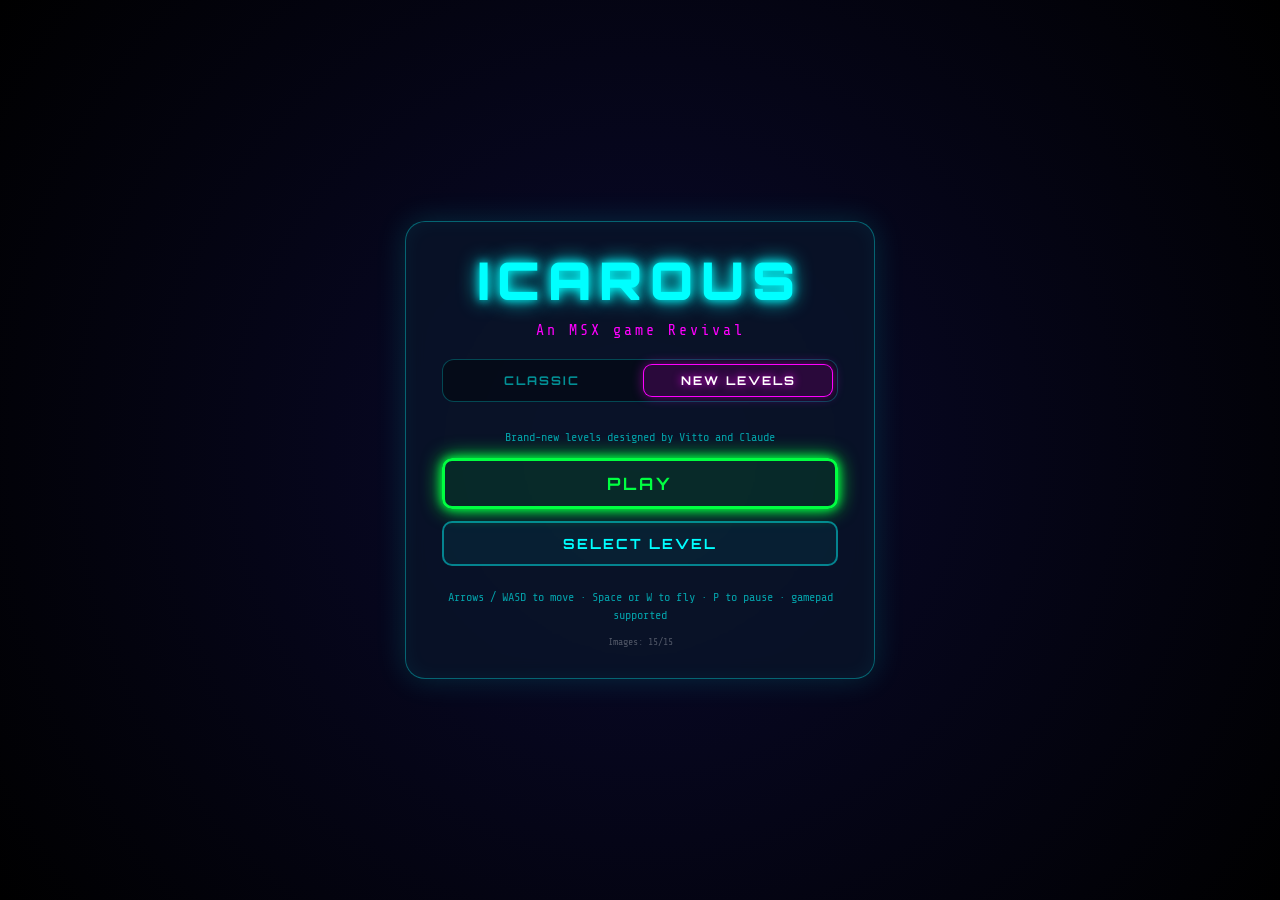
<file: index.html>
<!DOCTYPE html>
<html lang="en">
<head>
    <meta charset="UTF-8">
    <meta name="viewport" content="width=device-width, initial-scale=1.0, maximum-scale=1.0, user-scalable=no, viewport-fit=cover">
    <title>Icarous</title>
    <meta name="description" content="Icarous – a remake of a classic MSX cave-flyer: fly through the cave, grab the key, free the girl.">

    <meta name="mobile-web-app-capable" content="yes">
    <meta name="apple-mobile-web-app-capable" content="yes">
    <meta name="apple-mobile-web-app-status-bar-style" content="black-translucent">
    <meta name="apple-mobile-web-app-title" content="ICAROUS">
    <meta name="theme-color" content="#000000">

    <link rel="manifest" href="manifest.json">
    <link rel="icon" href="favicon.ico" sizes="any">
    <link rel="icon" type="image/png" sizes="32x32" href="favicon-32x32.png">
    <link rel="icon" type="image/png" sizes="16x16" href="favicon-16x16.png">
    <link rel="apple-touch-icon" href="apple-touch-icon.png">

    <link rel="preconnect" href="https://fonts.googleapis.com">
    <link rel="preconnect" href="https://fonts.gstatic.com" crossorigin>
    <link href="https://fonts.googleapis.com/css2?family=Anton&family=Orbitron:wght@400;700;900&family=Poppins:wght@400;500;600;700&family=Share+Tech+Mono&display=swap" rel="stylesheet">
    <link rel="stylesheet" href="style.css">
</head>

<body>

<!-- OVERLAY ROTAZIONE -->
<div id="rotate-message" class="rotate-overlay">
    <div class="rotate-content">
        <div class="rotate-icon">📱</div>
        <p>Rotate your phone to landscape.<br><br>For full screen on iPhone:<br>Share → Add to Home Screen<br>and launch the game from the icon.</p>
    </div>
</div>

<!-- MENU INIZIALE -->
<div id="menu-overlay" class="overlay menu-overlay">
    <div class="glass-panel menu-panel">
        <div class="menu-title">ICAROUS</div>
        <div class="menu-subtitle" id="menu-subtitle">An MSX game Revival</div>
        <div class="campaign-tabs" id="campaign-tabs">
            <button class="campaign-tab" data-campaign="originale" type="button">CLASSIC</button>
            <button class="campaign-tab" data-campaign="vitto" type="button">NEW LEVELS</button>
        </div>
        <div class="menu-hint" id="campaign-desc"></div>
        <button class="btn btn-primary" id="btn-play" type="button">PLAY</button>
        <button class="btn" id="btn-new" type="button">NEW GAME</button>
        <button class="btn" id="btn-levels" type="button">SELECT LEVEL</button>
        <div class="level-grid" id="level-grid"></div>
        <div class="menu-hint">Arrows / WASD to move · Space or W to fly · P to pause · gamepad supported</div>
        <div class="menu-debug" id="debug-info">Loading...</div>
    </div>
</div>

<!-- PAUSA -->
<div id="pause-overlay" class="overlay">
    <div class="glass-panel small-panel">
        <div class="panel-title">PAUSED</div>
        <button class="btn btn-primary" id="btn-resume" type="button">RESUME</button>
        <button class="btn" id="btn-restart" type="button">RESTART LEVEL</button>
        <button class="btn" id="btn-light" type="button">Dynamic light: ON</button>
        <button class="btn btn-ghost" id="btn-pause-menu" type="button">MENU</button>
    </div>
</div>

<!-- GAME OVER -->
<div id="game-over-overlay" class="overlay">
    <div class="glass-panel small-panel danger">
        <div class="panel-title">GAME OVER</div>
        <button class="btn btn-primary" id="btn-checkpoint" type="button">RESTART FROM CHECKPOINT</button>
        <button class="btn" id="btn-retry" type="button">RESTART LEVEL</button>
        <button class="btn btn-ghost" id="btn-gameover-menu" type="button">MENU</button>
    </div>
</div>

<!-- FINALE -->
<div id="final-overlay" class="overlay">
    <div class="glass-panel small-panel">
        <div class="panel-title" id="final-title">YOU BEAT ICAROUS!</div>
        <p class="final-text">Every girl is free. Total score (sum of your best scores):</p>
        <div class="final-score" id="final-score">0</div>
        <button class="btn btn-primary" id="btn-final-menu" type="button">MENU</button>
    </div>
</div>

<!-- CONTENITORE GIOCO (la tela prende tutto lo schermo, l'HUD è vetro sopra) -->
<div id="game-container">

    <!-- HUD: tre pillole di vetro -->
    <div class="hud-bar">
        <div class="glass-pill hud-left">
            <div class="title-compact">ICAROUS<span class="title-tag" id="campaign-tag"></span></div>
            <div class="hud-item">
                <span class="hud-label">LV</span>
                <span class="hud-value" id="level-display">01</span>
            </div>
        </div>

        <div class="glass-pill hud-power" aria-label="Energy">
            <div class="power-track"><div id="power-bar"></div></div>
        </div>

        <div class="glass-pill hud-right" id="hud-compact">
            <div class="hud-item timer-chip" id="timer-chip">
                <span class="hud-icon">⏱</span>
                <span class="hud-value" id="timer-display">10</span>
            </div>
            <div class="hud-item">
                <span class="hud-icon">⭐</span>
                <span class="hud-value" id="stars-display">0</span>
            </div>
            <div class="hud-item">
                <span class="hud-icon">💡</span>
                <span class="hud-value" id="bulbs-display">0</span>
            </div>
            <div class="hud-item"><span class="flag-indicator"></span></div>
            <div class="hud-item"><span class="key-indicator"></span></div>
            <div class="hud-item zoom-area">
                <button id="btn-zoom-out" class="zoom-btn" type="button" aria-label="Zoom out">−</button>
                <button id="btn-zoom-in" class="zoom-btn" type="button" aria-label="Zoom in">+</button>
            </div>
            <button class="hud-item pause-btn" id="btn-pause" type="button" aria-label="Pause"><svg width="12" height="14" viewBox="0 0 12 14" fill="currentColor"><rect x="1" y="1" width="3.5" height="12" rx="1"/><rect x="7.5" y="1" width="3.5" height="12" rx="1"/></svg></button>
        </div>
    </div>

    <!-- CANVAS -->
    <div class="game-wrapper">
        <canvas id="game-canvas"></canvas>
    </div>

    <!-- TOUCH CONTROLS -->
    <div id="touch-controls">
        <div class="controls-left">
            <div id="joystick-base">
                <div id="joystick-stick"></div>
            </div>
        </div>

        <div class="controls-right">
            <button id="btn-fly" class="touch-btn fly-btn" type="button">
                <span class="fly-icon">FLY</span>
            </button>
        </div>
    </div>
</div>

<script type="module" src="main.js"></script>
</body>
</html>
</file>
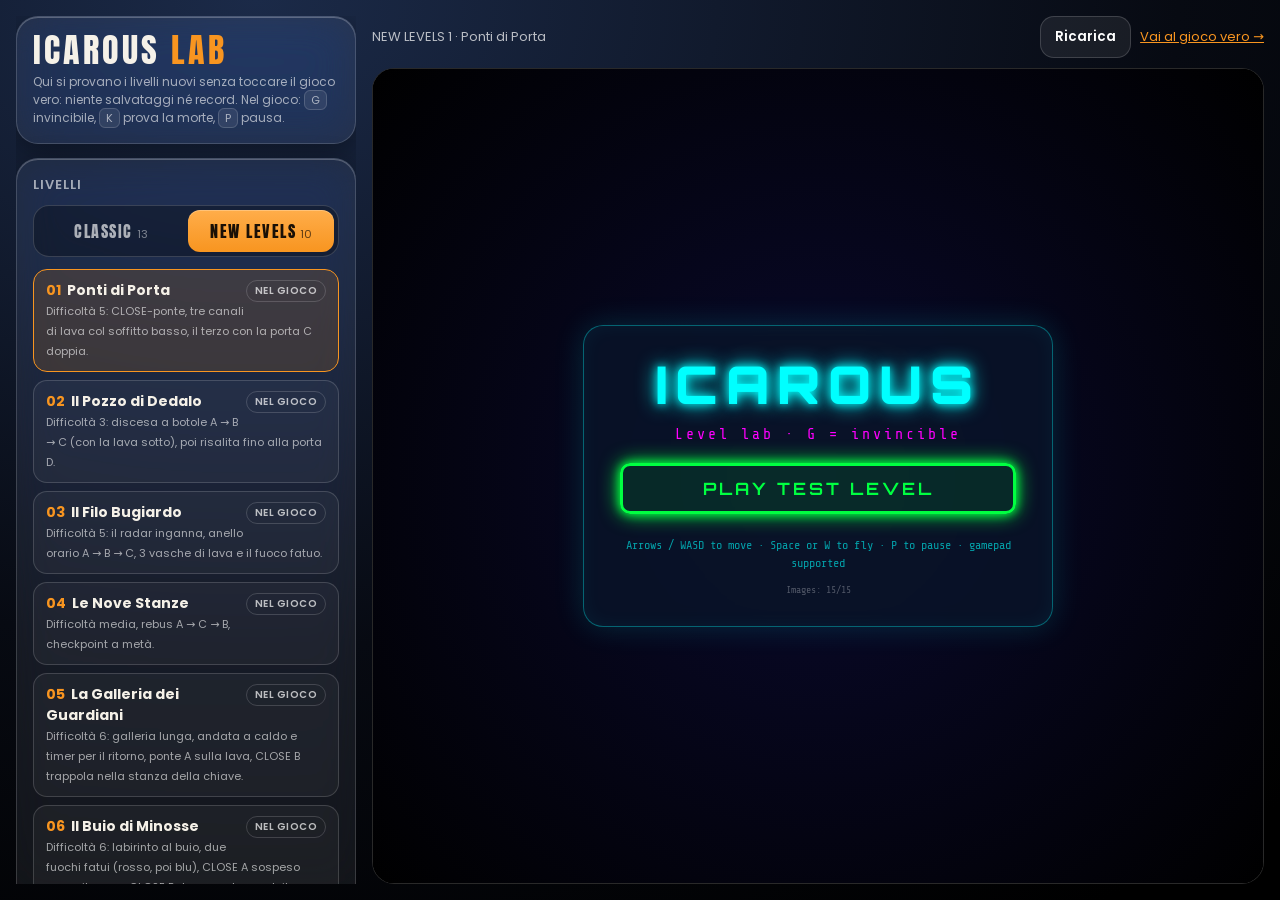
<file: test.html>
<!DOCTYPE html>
<html lang="it">
<head>
<meta charset="UTF-8">
<meta name="viewport" content="width=device-width, initial-scale=1.0">
<title>Icarous Lab</title>
<meta name="robots" content="noindex">
<link rel="icon" href="favicon.ico" sizes="any">
<link rel="preconnect" href="https://fonts.googleapis.com">
<link rel="preconnect" href="https://fonts.gstatic.com" crossorigin>
<link href="https://fonts.googleapis.com/css2?family=Anton&family=Poppins:wght@400;500;600;700&display=swap" rel="stylesheet">
<style>
    :root {
        --orange: #F89520;
        --glass: rgba(255, 255, 255, 0.07);
        --border: rgba(255, 255, 255, 0.16);
        --hl: inset 0 1px 0 rgba(255, 255, 255, 0.25);
        --ok: #5CF29A;
        --warn: #FFD54A;
        --bad: #ff6a85;
    }
    * { box-sizing: border-box; margin: 0; padding: 0; }
    body {
        min-height: 100vh;
        background: radial-gradient(120% 120% at 20% 0%, #1b2a48 0%, #070a12 60%, #000 100%);
        color: #F5F1E8;
        font-family: 'Poppins', system-ui, sans-serif;
        display: grid;
        grid-template-columns: 340px 1fr;
        gap: 16px;
        padding: 16px;
    }
    aside {
        display: flex;
        flex-direction: column;
        gap: 14px;
        max-height: calc(100vh - 32px);
        overflow-y: auto;
    }
    .card {
        background: var(--glass);
        border: 1px solid var(--border);
        box-shadow: 0 10px 30px rgba(0, 0, 0, 0.35), var(--hl);
        backdrop-filter: blur(20px) saturate(160%);
        -webkit-backdrop-filter: blur(20px) saturate(160%);
        border-radius: 22px;
        padding: 16px;
    }
    h1 { font-family: 'Anton', sans-serif; font-weight: 400; font-size: 34px; letter-spacing: 3px; line-height: 1; }
    h1 span { color: var(--orange); }
    h2 { font-size: 13px; font-weight: 600; letter-spacing: 1px; text-transform: uppercase; color: rgba(255, 255, 255, 0.6); margin-bottom: 10px; }
    p.small { font-size: 12px; color: rgba(255, 255, 255, 0.6); line-height: 1.5; margin-top: 6px; }
    .level {
        width: 100%;
        text-align: left;
        padding: 10px 12px;
        margin-bottom: 8px;
        border-radius: 14px;
        border: 1px solid var(--border);
        background: rgba(255, 255, 255, 0.04);
        color: inherit;
        font-family: inherit;
        cursor: pointer;
    }
    .level.active { border-color: var(--orange); background: rgba(248, 149, 32, 0.15); }
    .level b { display: block; font-size: 14px; }
    .level b em { font-style: normal; color: var(--orange); margin-right: 6px; }
    .level i { float: right; font-style: normal; font-size: 10px; font-weight: 600; letter-spacing: .5px; text-transform: uppercase;
               padding: 2px 8px; border-radius: 99px; border: 1px solid var(--border); color: rgba(255, 255, 255, 0.7); }
    .level i.wip { border-color: var(--warn); color: var(--warn); }
    .tabs { display: grid; grid-template-columns: 1fr 1fr; gap: 4px; padding: 4px; margin-bottom: 12px;
            border-radius: 16px; border: 1px solid var(--border); background: rgba(0, 0, 0, 0.3); }
    .tabs button { padding: 9px 6px; border: 0; border-radius: 12px; background: transparent; color: rgba(255, 255, 255, 0.65);
                   font-family: 'Anton', sans-serif; font-size: 16px; letter-spacing: 1.5px; cursor: pointer; }
    .tabs button small { font-family: 'Poppins', sans-serif; font-size: 11px; letter-spacing: 0; opacity: .7; margin-left: 4px; }
    .tabs button.on { background: linear-gradient(180deg, #ffad4a, var(--orange)); color: #1a1006; box-shadow: var(--hl); }
    .level span { font-size: 11px; color: rgba(255, 255, 255, 0.6); }
    button.action {
        width: 100%;
        padding: 10px 14px;
        border-radius: 14px;
        border: 1px solid rgba(255, 220, 170, 0.6);
        background: linear-gradient(180deg, #ffad4a, var(--orange));
        color: #1a1006;
        font-family: inherit;
        font-weight: 600;
        cursor: pointer;
        margin-top: 8px;
    }
    button.secondary { background: var(--glass); color: #fff; border-color: var(--border); }
    textarea {
        width: 100%;
        height: 110px;
        border-radius: 12px;
        border: 1px solid var(--border);
        background: rgba(0, 0, 0, 0.35);
        color: #dfe7f5;
        font: 11px/1.4 ui-monospace, SFMono-Regular, Menlo, monospace;
        padding: 8px;
        resize: vertical;
    }
    input[type=file] { font-family: inherit; font-size: 12px; color: rgba(255, 255, 255, 0.7); width: 100%; }
    #report { font-size: 12px; line-height: 1.55; }
    #report .ok { color: var(--ok); }
    #report .warn { color: var(--warn); }
    #report .bad { color: var(--bad); }
    #report li { list-style: none; padding-left: 18px; position: relative; }
    #report li::before { position: absolute; left: 0; }
    #report li.ok::before { content: '✓'; }
    #report li.warn::before { content: '!'; }
    #report li.bad::before { content: '✕'; }
    main { display: flex; flex-direction: column; gap: 10px; min-height: calc(100vh - 32px); }
    .bar { display: flex; align-items: center; justify-content: space-between; gap: 10px; font-size: 13px; color: rgba(255, 255, 255, 0.7); }
    .bar a { color: var(--orange); }
    iframe {
        flex: 1;
        width: 100%;
        min-height: 480px;
        border: 1px solid var(--border);
        border-radius: 22px;
        background: #000;
    }
    kbd { font-family: inherit; font-size: 11px; padding: 1px 6px; border-radius: 6px; border: 1px solid var(--border); background: rgba(255, 255, 255, 0.08); }
    @media (max-width: 860px) {
        body { grid-template-columns: 1fr; }
        aside { max-height: none; }
        iframe { min-height: 70vh; }
    }
</style>
</head>
<body>
<aside>
    <div class="card">
        <h1>ICAROUS <span>LAB</span></h1>
        <p class="small">Qui si provano i livelli nuovi senza toccare il gioco vero: niente salvataggi né record. Nel gioco: <kbd>G</kbd> invincibile, <kbd>K</kbd> prova la morte, <kbd>P</kbd> pausa.</p>
    </div>

    <div class="card">
        <h2>Livelli</h2>
        <div class="tabs" id="tabs">
            <button type="button" data-camp="originale">CLASSIC<small id="n-originale"></small></button>
            <button type="button" data-camp="vitto">NEW LEVELS<small id="n-vitto"></small></button>
        </div>
        <div id="level-list"></div>
        <p class="small"><b>nel gioco</b> = già promosso · <b style="color:var(--warn)">da approvare</b> = file di prova in levels/test/, non ancora nel gioco</p>
    </div>

    <div class="card">
        <h2>Prova un livello tuo</h2>
        <p class="small" style="margin:0 0 8px">Dall'editor premi GENERA, copia il testo e incollalo qui:</p>
        <textarea id="paste" placeholder="loadLevelData({ ... })"></textarea>
        <button class="action" id="btn-paste" type="button">Prova il codice incollato</button>
        <p class="small" style="margin:12px 0 6px">…oppure scegli un file .js dal computer:</p>
        <input type="file" id="file" accept=".js,.txt">
    </div>

    <div class="card">
        <h2>Controllo automatico</h2>
        <div id="report"><p class="small">Scegli un livello per vedere il controllo.</p></div>
    </div>
</aside>

<main>
    <div class="bar">
        <span id="current">Nessun livello caricato</span>
        <span><button class="action secondary" id="btn-reload" type="button" style="width:auto;margin:0">Ricarica</button> &nbsp; <a href="index.html">Vai al gioco vero →</a></span>
    </div>
    <iframe id="game" title="Icarous - laboratorio" allow="fullscreen; gamepad; autoplay"></iframe>
</main>

<script src="levels/test/elenco.js"></script>
<script>
const $ = id => document.getElementById(id);
const frame = $('game');
let currentSrc = null;

/* ---------- avvio del gioco nell'iframe ---------- */
function play(src, label) {
    currentSrc = src;
    $('current').textContent = label;
    frame.src = `index.html?lab=${encodeURIComponent(src)}&t=${Date.now()}`;
    frame.focus();
}

function playText(text, label) {
    try { sessionStorage.setItem('icarous_lab_level', text); }
    catch (e) { alert('Il browser non permette di salvare il livello temporaneo.'); return; }
    validate(text);
    play('local', label);
}

/* ---------- elenco: due schede, CLASSIC e NEW LEVELS ----------
   I livelli già nel gioco (fino a "count" di config.js) si aprono dal file ufficiale, così si prova esattamente
   quello che si gioca; quelli oltre "count" dal file di prova di levels/test/ (originale-NN.js / vitto-NN.js). */
const list = $('level-list');
// gli script vitto-NN usano il numero della scheda: le schede 01 e 04 sono state scambiate nella campagna
const SCHEDA_TO_LEVEL = { 1: 4, 4: 1 };
const campaigns = { originale: [], vitto: [] };
let currentCamp = 'vitto';

function buildCampaigns(CAMPAIGNS) {
    for (const camp of Object.keys(campaigns)) {
        const slots = {};
        for (let n = 1; n <= CAMPAIGNS[camp].count; n++)
            slots[n] = { n, src: `${CAMPAIGNS[camp].dir}/level${n}.js`, name: null, note: 'Livello ufficiale', live: true };
        (window.TEST_LEVELS || []).forEach(lv => {
            const m = lv.file.match(camp === 'originale' ? /^originale-(\d+)/ : /^vitto-(\d+)/);
            if (!m) return;
            const n = camp === 'vitto' ? (SCHEDA_TO_LEVEL[+m[1]] || +m[1]) : +m[1];
            if (slots[n]) Object.assign(slots[n], { name: lv.name, note: lv.note || lv.file });   // nel gioco: file ufficiale
            else slots[n] = { n, src: `levels/test/${lv.file}`, name: lv.name, note: lv.note || lv.file, live: false };
        });
        campaigns[camp] = Object.values(slots).sort((a, b) => a.n - b.n);
        $('n-' + camp).textContent = campaigns[camp].length;
    }
}

function showCampaign(camp, autoplay) {
    currentCamp = camp;
    try { localStorage.setItem('icarous_lab_camp', camp); } catch (e) {}
    document.querySelectorAll('#tabs button').forEach(b => b.classList.toggle('on', b.dataset.camp === camp));
    list.innerHTML = '';
    campaigns[camp].forEach(lv => {
        const b = document.createElement('button');
        b.className = 'level';
        b.type = 'button';
        const label = lv.name || `Level ${lv.n}`;
        b.innerHTML = `<i class="${lv.live ? '' : 'wip'}">${lv.live ? 'nel gioco' : 'da approvare'}</i>` +
                      `<b><em>${String(lv.n).padStart(2, '0')}</em>${label}</b><span>${lv.note}</span>`;
        b.onclick = async () => {
            document.querySelectorAll('.level').forEach(x => x.classList.remove('active'));
            b.classList.add('active');
            try {
                const text = await (await fetch(`${lv.src}?t=${Date.now()}`)).text();
                validate(text);
            } catch (e) { $('report').innerHTML = '<p class="small">Impossibile leggere il file per il controllo.</p>'; }
            play(lv.src, `${camp === 'vitto' ? 'NEW LEVELS' : 'CLASSIC'} ${lv.n} · ${label}`);
        };
        list.appendChild(b);
    });
    if (!list.children.length) list.innerHTML = '<p class="small">Nessun livello in questa campagna.</p>';
    if (autoplay && list.querySelector('.level')) list.querySelector('.level').click();
}

document.querySelectorAll('#tabs button').forEach(b => b.onclick = () => showCampaign(b.dataset.camp, false));

$('btn-paste').onclick = () => {
    const text = $('paste').value.trim();
    if (!text) { alert('Incolla prima il codice del livello.'); return; }
    playText(text, 'Livello incollato');
};
$('file').onchange = e => {
    const f = e.target.files[0];
    if (!f) return;
    const r = new FileReader();
    r.onload = () => playText(r.result, f.name);
    r.readAsText(f);
};
$('btn-reload').onclick = () => { if (currentSrc) play(currentSrc, $('current').textContent); };

/* ---------- controllo automatico del livello ----------
   Stesse regole di docs/ICAROUS_LEVEL_DESIGN.md: griglia, cornice, pezzi obbligatori,
   vasche di lava, e risolvibilità con l'ingombro 3x3 del player e le porte a gruppi. */
function validate(text) {
    const out = [];
    const add = (cls, msg) => out.push(`<li class="${cls}">${msg}</li>`);
    let d = null;
    try { new Function('loadLevelData', text)(x => { d = x; }); }
    catch (e) { $('report').innerHTML = `<ul><li class="bad">Il codice non si legge: ${e.message}</li></ul>`; return; }
    if (!d || !Array.isArray(d.map)) { $('report').innerHTML = '<ul><li class="bad">Manca loadLevelData({ map: [...] })</li></ul>'; return; }

    const map = d.map, rows = map.length, cols = map[0].length;
    const T = c => typeof c === 'object' ? c.type : c;
    const G = c => typeof c === 'object' ? (c.group || 'A') : 'A';

    const badRows = map.filter(r => r.length !== cols).length;
    if (badRows || (d.rows && d.rows !== rows) || (d.cols && d.cols !== cols)) add('bad', `Griglia irregolare (righe di lunghezza diversa o cols/rows sbagliati)`);
    else add('ok', `Griglia ${cols}×${rows}, tileSize ${d.tileSize || '?'}`);

    let frame = true;
    for (let x = 0; x < cols; x++) if (T(map[0][x]) !== 1 || T(map[rows - 1][x]) !== 1) frame = false;
    for (let y = 0; y < rows; y++) if (T(map[y][0]) !== 1 || T(map[y][cols - 1]) !== 1) frame = false;
    add(frame ? 'ok' : 'warn', frame ? 'Cornice di muri chiusa' : 'Cornice non chiusa: l\'editor potrebbe ritagliare il livello');

    // blocchi (come il parser del gioco)
    const seen = new Set(), blocks = [];
    for (let y = 0; y < rows; y++) for (let x = 0; x < cols; x++) {
        const t = T(map[y][x]);
        if (t === 0 || t === 1 || seen.has(y * cols + x)) continue;
        const g = G(map[y][x]);
        let w = 1, h = 1;
        while (x + w < cols && T(map[y][x + w]) === t && G(map[y][x + w]) === g) w++;
        while (y + h < rows && [...Array(w).keys()].every(k => T(map[y + h][x + k]) === t && G(map[y + h][x + k]) === g)) h++;
        for (let yy = y; yy < y + h; yy++) for (let xx = x; xx < x + w; xx++) seen.add(yy * cols + xx);
        blocks.push({ t, g, x, y, w, h });
    }
    const count = t => blocks.filter(b => b.t === t).length;
    [[9, 'Icarous (9)'], [10, 'Chiave (10)'], [3, 'Ragazza (3)']].forEach(([t, n]) => {
        const c = count(t);
        add(c === 1 ? 'ok' : 'bad', `${n}: ${c === 1 ? 'presente' : c + ' blocchi (ne serve 1)'}`);
    });
    const icarous = blocks.find(b => b.t === 9);
    if (icarous && (icarous.w !== 3 || icarous.h !== 3)) add('warn', `Icarous è ${icarous.w}×${icarous.h}: consigliato 3×3`);
    const fl = count(7);
    add(fl ? 'ok' : 'warn', fl ? `Checkpoint (cagnolino): ${fl}` : 'Nessun cagnolino: niente checkpoint');

    // lava
    let lavaBad = 0, lavaLow = 0;
    for (let y = 0; y < rows; y++) for (let x = 0; x < cols; x++) {
        if (T(map[y][x]) !== 2) continue;
        const below = y + 1 < rows ? T(map[y + 1][x]) : 1;
        if (below !== 1 && below !== 2) lavaBad++;
        if (![-1, 1].every(dx => [1, 2].includes(T(map[y][x + dx])))) lavaBad++;
        if (y > 0 && T(map[y - 1][x]) !== 2) {
            let l = x, r = x;
            while (T(map[y][l - 1]) === 2) l--;
            while (T(map[y][r + 1]) === 2) r++;
            if (T(map[y - 1][l - 1]) !== 1 || T(map[y - 1][r + 1]) !== 1) lavaLow++;
        }
    }
    if (lavaBad) add('bad', `Lava fuori vasca in ${lavaBad} punti`);
    else if (lavaLow) add('warn', `Vasche con sponde basse (ci si brucia sul bordo)`);
    else add('ok', 'Vasche di lava a regola');

    // porte senza interruttore
    const doorGroups = new Set(blocks.filter(b => b.t === 6).map(b => b.g));
    const openGroups = new Set(blocks.filter(b => b.t === 4).map(b => b.g));
    const orphan = [...doorGroups].filter(g => !openGroups.has(g));
    if (orphan.length) add('bad', `Porte senza OPEN: gruppo ${orphan.join(', ')}`);
    else if (doorGroups.size) add('ok', `Porte: gruppi ${[...doorGroups].sort().join(', ')}`);

    // risolvibilità con ingombro 3x3 e porte
    if (icarous) {
        const pw = icarous.w, ph = icarous.h;
        const blocked = (x, y, open) => { const c = map[y][x]; return T(c) === 1 || (T(c) === 6 && !open.has(G(c))); };
        const region = open => {
            const ok = (x, y) => x > 0 && y > 0 && x + pw < cols && y + ph < rows && (() => { for (let j = 0; j < ph; j++) for (let i = 0; i < pw; i++) if (blocked(x + i, y + j, open)) return false; return true; })();
            const start = [icarous.x, icarous.y], seenR = new Set([start + '']), q = [start];
            while (q.length) {
                const [x, y] = q.shift();
                for (const [dx, dy] of [[1, 0], [-1, 0], [0, 1], [0, -1]]) {
                    const n = [x + dx, y + dy];
                    if (!seenR.has(n + '') && ok(...n)) { seenR.add(n + ''); q.push(n); }
                }
            }
            return seenR;
        };
        const touches = (reg, b) => { for (let px = b.x - pw + 1; px < b.x + b.w; px++) for (let py = b.y - ph + 1; py < b.y + b.h; py++) if (reg.has(px + ',' + py)) return true; return false; };
        const key = blocks.find(b => b.t === 10), woman = blocks.find(b => b.t === 3);
        const states = new Map([['', []]]), q = [new Set()];
        let solution = null;
        while (q.length && states.size < 400) {
            const st = q.shift(), reg = region(st);
            if (key && woman && touches(reg, key) && touches(reg, woman)) { solution = states.get([...st].sort().join('')); break; }
            blocks.filter(b => b.t === 4 && !st.has(b.g) && touches(reg, b)).forEach(b => {
                const ns = new Set(st); ns.add(b.g);
                const k = [...ns].sort().join('');
                if (!states.has(k)) { states.set(k, [...states.get([...st].sort().join('')), b.g]); q.push(ns); }
            });
        }
        if (solution) add('ok', `Risolvibile${solution.length ? ' — ordine porte: ' + solution.join(' → ') : ' (nessuna porta necessaria)'}`);
        else add('bad', 'Non risolvibile: chiave o ragazza irraggiungibili (passaggi troppo stretti per un Icarous 3×3 o porte bloccate)');
    }

    const walls = map.flat().filter(c => T(c) === 1).length / (rows * cols);
    add(walls > 0.2 ? 'warn' : 'ok', `Densità muri ${(walls * 100).toFixed(1)}%${walls > 0.2 ? ' (alta: stanze troppo piene?)' : ''}`);
    add('ok', `Ricariche: ${count(8)} lampadine, ${count(12)} stelle, ${count(16)} timer · Nemici: ${count(11) + count(13) + count(14) + count(15)} + ${count(17)} fuoco fatuo + ${count(18)} fuoco blu`);

    $('report').innerHTML = `<ul>${out.join('')}</ul>`;
}

// Legge le campagne da config.js, mostra l'ultima scheda usata e apre il suo primo livello
import('./config.js').then(({ CAMPAIGNS }) => {
    buildCampaigns(CAMPAIGNS);
    let camp = 'vitto';
    try { camp = localStorage.getItem('icarous_lab_camp') || camp; } catch (e) {}
    showCampaign(campaigns[camp] ? camp : 'vitto', true);
}).catch(e => { list.innerHTML = `<p class="small">Non riesco a leggere config.js: ${e.message}</p>`; });
</script>
</body>
</html>
</file>
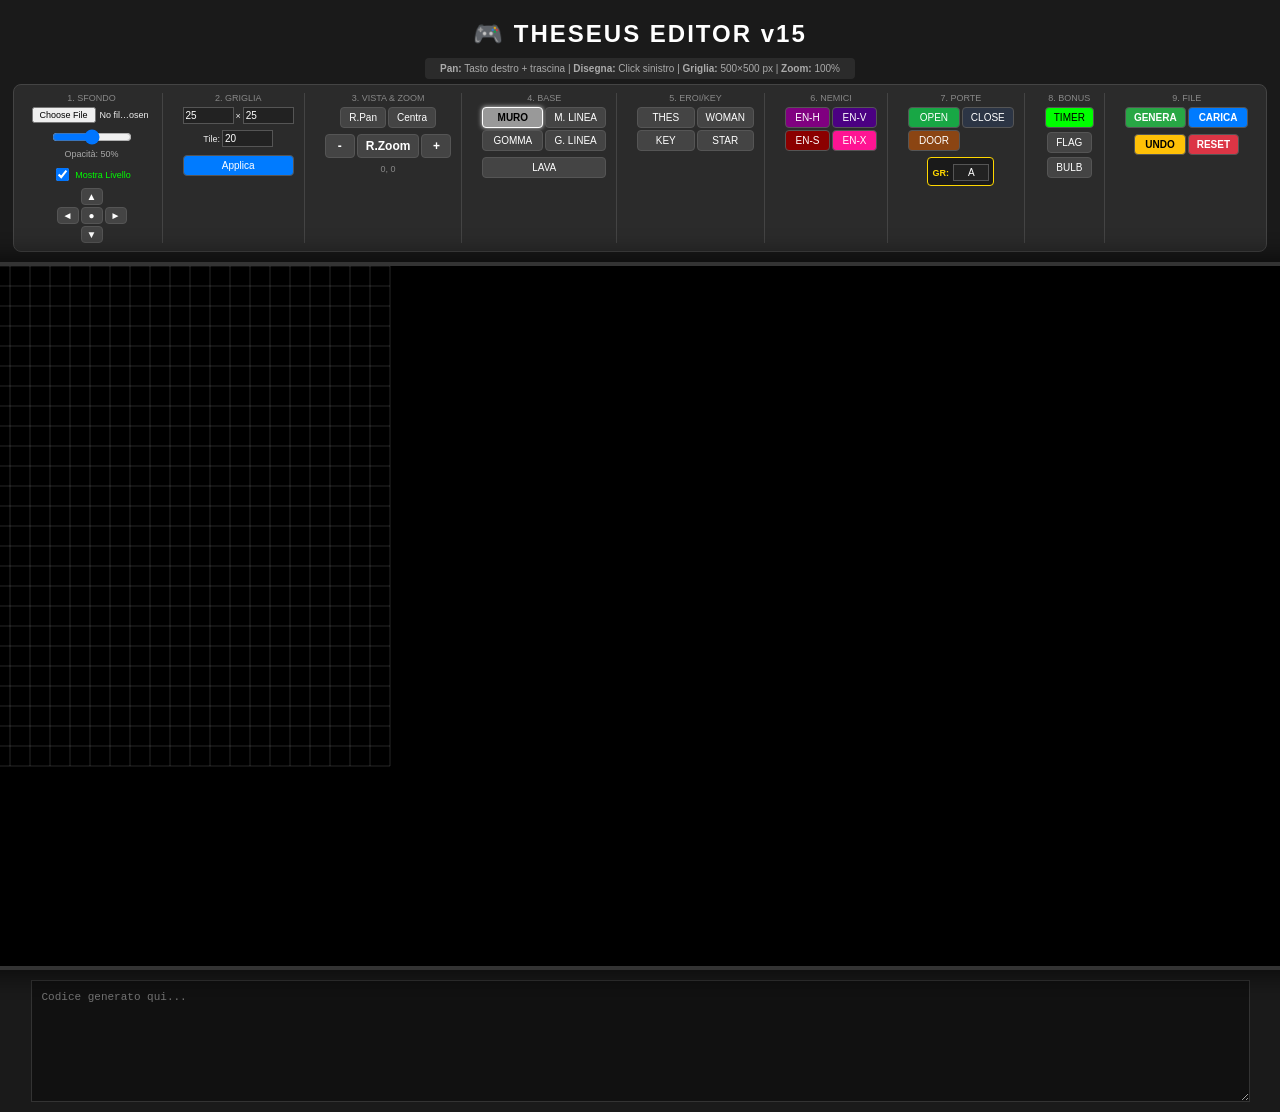
<file: levels/Editor Livelli Thes V15.html>
<!DOCTYPE html>
<html lang="it">
<head>
    <meta charset="UTF-8">
    <title>Theseus Editor v15 - Expanded & Zoomable (With Undo & Lines)</title>
    <style>
        body { background-color: #1a1a1a; color: #eee; font-family: 'Segoe UI', sans-serif; display: flex; flex-direction: column; align-items: center; padding: 10px; margin: 0; }
        h1 { margin: 10px 0; color: #fff; letter-spacing: 2px; font-size: 1.5rem; }
        
        /* Toolbar ottimizzata per stare su una riga */
        .toolbar { 
            background: #2b2b2b; 
            padding: 8px; 
            border-radius: 8px; 
            margin-bottom: 10px; 
            display: flex; 
            flex-wrap: nowrap; 
            gap: 10px; 
            border: 1px solid #444; 
            max-width: 98vw;
            overflow-x: auto; 
        }
        
        .group { 
            display: flex; 
            flex-direction: column; 
            align-items: center; 
            gap: 4px; 
            border-right: 1px solid #444; 
            padding: 0 10px; 
            flex-shrink: 0; 
        }
        .group:last-child { border-right: none; }
        
        button { padding: 4px 8px; cursor: pointer; background: #444; color: white; border: 1px solid #555; font-size: 10px; border-radius: 4px; min-width: 45px; }
        button:hover { background: #555; }
        button.active { border-color: #fff; box-shadow: 0 0 5px rgba(255,255,255,0.8); font-weight: bold; }
        
        #btnDraw.active, #btnLineWall.active { background: #999; color: #000; }
        #btnLava.active { background: #d00; }
        #btnStar.active { background: #ff0; color: #000; }
        #btnThes.active { background: #00ffff; color: #000; }
        #btnKey.active { background: #ffd700; color: #000; }
        #btnEnemyH.active { background: #800080; } 
        #btnEnemyV.active { background: #4b0082; }
        #btnEnemyS.active { background: #8b0000; }
        #btnEnemyX.active { background: #ff1493; }
        #btnTimer.active { background: #00ff00; color: #000; }
        #btnEraser.active, #btnLineEraser.active { background: #fff; color: #000; }
        
        input[type="number"] { width: 45px; padding: 2px; background: #222; color: #fff; border: 1px solid #555; font-size: 10px; }
        input[type="text"] { width: 30px; padding: 2px; background: #222; color: #fff; border: 1px solid #555; text-align: center; text-transform: uppercase; font-size: 10px; }
        input[type="range"] { width: 80px; }
        
        /* Riquadro ingrandito per disegnare meglio */
        #editor-wrapper { 
            border: 4px solid #333; 
            box-shadow: 0 0 30px rgba(0,0,0,0.8); 
            background-color: #000; 
            position: relative; 
            overflow: hidden;
            width: 1500px; 
            height: 700px; 
        }
        canvas { display: block; cursor: crosshair; image-rendering: pixelated; }
        
        textarea { width: 95%; height: 100px; margin-top: 10px; background: #111; color: #0f0; border: 1px solid #333; padding: 10px; font-family: monospace; font-size: 11px; }
        
        .arrow-controls { display: grid; grid-template-columns: 22px 22px 22px; gap: 2px; }
        .arrow-controls button { min-width: 22px; padding: 2px; }
        
        #importFile { display: none; }
        .info-panel { background: #2b2b2b; padding: 5px 15px; border-radius: 4px; font-size: 10px; color: #aaa; margin-bottom: 5px; }
        .slider-group { display: flex; flex-direction: column; gap: 2px; align-items: center; }
        .slider-group label { font-size: 9px; color: #888; }
        
        .toggle-container { font-size: 9px; color: #00ff00; display: flex; align-items: center; gap: 3px; margin-top: 2px; cursor: pointer; }
        .toggle-container input { cursor: pointer; }

        .door-group-selector { background: #1a1a1a; padding: 4px; border-radius: 4px; border: 1px solid #ffd700; margin-top: 2px; }
        .door-group-selector.hidden { display: none; }
        .door-group-selector label { font-size: 9px; color: #ffd700; font-weight: bold; }
        
        /* Stili per i pulsanti zoom */
        .zoom-controls { display: flex; gap: 2px; margin-top: 2px; }
        .zoom-controls button { font-weight: bold; font-size: 12px; min-width: 30px;}
    </style>
</head>
<body>

    <h1>🎮 THESEUS EDITOR v15</h1>

    <div class="info-panel">
        <b>Pan:</b> Tasto destro + trascina | <b>Disegna:</b> Click sinistro | <b>Griglia:</b> <span id="virtualSize">0x0 px</span> | <b>Zoom:</b> <span id="zoomLevel">100%</span>
    </div>

    <div class="toolbar">
        <div class="group">
            <div style="font-size:9px; color:#888;">1. SFONDO</div>
            <input type="file" id="bgLoader" accept="image/*" style="font-size: 9px; width: 120px;">
            <div class="slider-group">
                <input type="range" id="bgOpacity" min="0" max="100" value="50">
                <span id="opacityValue" style="font-size:9px; color:#aaa;">Opacità: 50%</span>
            </div>
            <label class="toggle-container">
                <input type="checkbox" id="showMap" checked onchange="draw()"> Mostra Livello
            </label>
            <div class="arrow-controls">
                <div></div><button onclick="moveBg(0, -5)">▲</button><div></div>
                <button onclick="moveBg(-5, 0)">◄</button><button onclick="centerBg()">●</button><button onclick="moveBg(5, 0)">►</button>
                <div></div><button onclick="moveBg(0, 5)">▼</button><div></div>
            </div>
        </div>

        <div class="group">
            <div style="font-size:9px; color:#888;">2. GRIGLIA</div>
            <div style="display:flex; gap:2px; align-items:center;">
                <input type="number" id="gridCols" value="25">
                <span style="font-size:9px;">×</span>
                <input type="number" id="gridRows" value="25">
            </div>
            <div style="display:flex; gap:2px; align-items:center; margin-top:2px;">
                <span style="font-size:9px;">Tile:</span>
                <input type="number" id="brickSize" value="20">
            </div>
            <button onclick="updateGrid()" style="background: #007bff; margin-top: 4px; width: 100%;">Applica</button>
        </div>

        <div class="group">
            <div style="font-size:9px; color:#888;">3. VISTA & ZOOM</div>
            <div style="display: flex; gap: 2px;">
                <button onclick="resetView()">R.Pan</button>
                <button onclick="centerView()">Centra</button>
            </div>
            <div class="zoom-controls">
                <button onclick="changeZoom(-0.2)">-</button>
                <button onclick="resetZoom()">R.Zoom</button>
                <button onclick="changeZoom(0.2)">+</button>
            </div>
            <div style="font-size:9px; color:#888; margin-top:2px;" id="panInfo">0, 0</div>
        </div>

        <div class="group">
            <div style="font-size:9px; color:#888;">4. BASE</div>
            <div style="display:grid; grid-template-columns: 1fr 1fr; gap:2px;">
                <button id="btnDraw" class="active" onclick="setTool(1)">MURO</button>
                <button id="btnLineWall" onclick="setTool(17)">M. LINEA</button>
                <button id="btnEraser" onclick="setTool(0)">GOMMA</button>
                <button id="btnLineEraser" onclick="setTool(18)">G. LINEA</button>
            </div>
            <button id="btnLava" onclick="setTool(2)" style="width:100%; margin-top:2px;">LAVA</button>
        </div>

        <div class="group">
            <div style="font-size:9px; color:#888;">5. EROI/KEY</div>
            <div style="display:grid; grid-template-columns: 1fr 1fr; gap:2px;">
                <button id="btnThes" onclick="setTool(9)">THES</button>
                <button id="btnWoman" onclick="setTool(3)">WOMAN</button>
                <button id="btnKey" onclick="setTool(10)">KEY</button>
                <button id="btnStar" onclick="setTool(12)">STAR</button>
            </div>
        </div>

        <div class="group">
            <div style="font-size:9px; color:#888;">6. NEMICI</div>
            <div style="display:grid; grid-template-columns: 1fr 1fr; gap:2px;">
                <button id="btnEnemyH" onclick="setTool(11)" style="background: #800080;">EN-H</button>
                <button id="btnEnemyV" onclick="setTool(13)" style="background: #4b0082;">EN-V</button>
                <button id="btnEnemyS" onclick="setTool(14)" style="background: #8b0000;">EN-S</button>
                <button id="btnEnemyX" onclick="setTool(15)" style="background: #ff1493;">EN-X</button>
            </div>
        </div>

       <div class="group">
            <div style="font-size:9px; color:#888;">7. PORTE</div>
            <div style="display:grid; grid-template-columns: 1fr 1fr; gap:2px;">
                <button id="btnOpen" onclick="setTool(4)" style="background: #18a745;">OPEN</button>
                <button id="btnClose" onclick="setTool(5)" style="background: #2c3545;">CLOSE</button>
                <button id="btnDoor" onclick="setTool(6)" style="background: #8b4513;">DOOR</button>
            </div>
            <div class="door-group-selector" id="doorGroupSelector">
                <label>GR:</label>
                <input type="text" id="doorGroup" maxlength="1" value="A">
            </div>
        </div>

        <div class="group">
            <div style="font-size:9px; color:#888;">8. BONUS</div>
            <button id="btnTimer" onclick="setTool(16)" style="background: #00ff00; color: #000;">TIMER</button>
            <button id="btnFlag" onclick="setTool(7)">FLAG</button>
            <button id="btnBulb" onclick="setTool(8)">BULB</button>
        </div>

        <div class="group">
            <div style="font-size:9px; color:#888;">9. FILE</div>
            <div style="display:grid; grid-template-columns: 1fr 1fr; gap:2px; margin-bottom:2px;">
                <button style="background: #28a745; font-weight: bold;" onclick="exportMap()">GENERA</button>
                <button style="background: #007bff; font-weight: bold;" onclick="document.getElementById('importFile').click()">CARICA</button>
            </div>
            <div style="display:grid; grid-template-columns: 1fr 1fr; gap:2px;">
                <button style="background: #ffc107; color: #000; font-weight: bold;" onclick="undo()">UNDO</button>
                <button style="background: #dc3545; font-weight: bold;" onclick="clearMap()">RESET</button>
            </div>
            <input type="file" id="importFile" accept=".js,.txt">
        </div>
    </div>

    <div id="editor-wrapper">
        <canvas id="editorCanvas" width="1500" height="700"></canvas>
    </div>

    <textarea id="outputJson" readonly onclick="this.select()" placeholder="Codice generato qui..."></textarea>

<script>
    const canvas = document.getElementById('editorCanvas');
    const ctx = canvas.getContext('2d');
    
    // DIMENSIONI CANVAS
    const CANVAS_WIDTH = 1500; 
    const CANVAS_HEIGHT = 700;
    
    let CONFIG = { brickSize: 20, cols: 25, rows: 25, virtualWidth: 500, virtualHeight: 500 };
    let viewport = { offsetX: 0, offsetY: 0, isDragging: false, lastX: 0, lastY: 0, zoom: 1 };
    let bgState = { x: 0, y: 0, imgObject: null, opacity: 0.5 };
    let map = [];
    let isMouseDown = false;
    let currentTool = 1;
    let currentDoorGroup = 'A';

    // --- NUOVE VARIABILI PER UNDO E LINEE ---
    let historyStack = [];
    const MAX_HISTORY = 20;
    let lineStartPos = null; // Memorizza il punto A per le linee

    // --- FUNZIONI UNDO ---
    function saveHistory() {
        // Crea una copia profonda della mappa attuale e la salva
        historyStack.push(JSON.parse(JSON.stringify(map)));
        if (historyStack.length > MAX_HISTORY) historyStack.shift();
    }

    function undo() {
        if (historyStack.length > 0) {
            map = historyStack.pop();
            lineStartPos = null; // Resetta eventuali linee a metà
            draw();
        }
    }

    function setTool(t) {
        currentTool = t;
        lineStartPos = null; // Se cambio strumento, annullo un eventuale Punto A in sospeso
        
        document.querySelectorAll('.toolbar button').forEach(b => b.classList.remove('active'));
        const doorGroupSelector = document.getElementById('doorGroupSelector');
        if (t === 4 || t === 5 || t === 6) {
            doorGroupSelector.classList.remove('hidden');
            currentDoorGroup = document.getElementById('doorGroup').value.toUpperCase() || 'A';
        } else {
            doorGroupSelector.classList.add('hidden');
        }
    }

    document.getElementById('doorGroup').addEventListener('input', function(e) {
        let val = e.target.value.toUpperCase();
        if (val.match(/^[A-Z0-9]$/)) { currentDoorGroup = val; e.target.value = val; }
        else if (val.length > 0) { e.target.value = currentDoorGroup; }
    });

    function updateGrid() {
        saveHistory(); // Salva storia prima di cambiare griglia
        CONFIG.cols = parseInt(document.getElementById('gridCols').value);
        CONFIG.rows = parseInt(document.getElementById('gridRows').value);
        CONFIG.brickSize = parseInt(document.getElementById('brickSize').value);
        CONFIG.virtualWidth = CONFIG.cols * CONFIG.brickSize;
        CONFIG.virtualHeight = CONFIG.rows * CONFIG.brickSize;
        document.getElementById('virtualSize').textContent = `${CONFIG.virtualWidth}×${CONFIG.virtualHeight} px`;
        let newMap = [];
        for (let r = 0; r < CONFIG.rows; r++) {
            let row = [];
            for (let c = 0; c < CONFIG.cols; c++) {
                if (map[r] && map[r][c] !== undefined) { row.push(map[r][c]); } 
                else { row.push({ type: 0 }); }
            }
            newMap.push(row);
        }
        map = newMap;
        draw();
    }

    function clearMap() {
        if(confirm("Vuoi cancellare tutta la mappa?")) {
            saveHistory(); // Salva storia prima del reset
            map = [];
            for (let r = 0; r < CONFIG.rows; r++) {
                let row = [];
                for (let c = 0; c < CONFIG.cols; c++) { row.push({ type: 0 }); }
                map.push(row);
            }
            draw();
        }
    }

    document.getElementById('importFile').addEventListener('change', function(e) {
        const file = e.target.files[0];
        if (!file) return;
        const reader = new FileReader();
        reader.onload = function(event) {
            try {
                let text = event.target.result;
                text = text.replace(/\/\*[\s\S]*?\*\//g, '');
                const startIdx = text.indexOf('(');
                const endIdx = text.lastIndexOf(')');
                if (startIdx === -1 || endIdx === -1) throw new Error("Formato non valido");
                const dataString = text.substring(startIdx + 1, endIdx);
                let importedData = eval("(" + dataString + ")");
                if (importedData && importedData.map) {
                    saveHistory(); // Salva storia prima di caricare file
                    CONFIG.brickSize = importedData.tileSize || 20;
                    CONFIG.cols = importedData.cols || importedData.map[0].length;
                    CONFIG.rows = importedData.rows || importedData.map.length;
                    document.getElementById('brickSize').value = CONFIG.brickSize;
                    document.getElementById('gridCols').value = CONFIG.cols;
                    document.getElementById('gridRows').value = CONFIG.rows;
                    CONFIG.virtualWidth = CONFIG.cols * CONFIG.brickSize;
                    CONFIG.virtualHeight = CONFIG.rows * CONFIG.brickSize;
                    map = [];
                    for (let r = 0; r < importedData.map.length; r++) {
                        let row = [];
                        for (let c = 0; c < importedData.map[r].length; c++) {
                            let cell = importedData.map[r][c];
                            row.push(typeof cell === 'object' ? cell : { type: cell });
                        }
                        map.push(row);
                    }
                    draw();
                    alert("Caricato!");
                }
            } catch (err) { alert("Errore import: " + err.message); }
            e.target.value = '';
        };
        reader.readAsText(file);
    });

    function exportMap() {
        let minR = CONFIG.rows, maxR = 0, minC = CONFIG.cols, maxC = 0, empty = true;
        for(let r=0; r<CONFIG.rows; r++) {
            for(let c=0; c<CONFIG.cols; c++) {
                if(map[r][c].type !== 0) {
                    empty = false;
                    if(r<minR) minR=r; if(r>maxR) maxR=r;
                    if(c<minC) minC=c; if(c>maxC) maxC=c;
                }
            }
        }
        if(empty) { minR=0; maxR=0; minC=0; maxC=0; }
        let out = `/* LEGENDA: 1=Muro 2=Lava 3=Woman 6=Door 7=Flag 8=Bulb 9=Thes 10=Key 12=Star 16=Timer 11,13,14,15=Enemies */\n`;
        out += `loadLevelData({\n    tileSize: ${CONFIG.brickSize}, \n    cols: ${maxC - minC + 1},\n    rows: ${maxR - minR + 1},\n    map: [\n`;
        for(let r=minR; r<=maxR; r++) {
            let line = [];
            for(let c=minC; c<=maxC; c++) {
                let cell = map[r][c];
                line.push(cell.group ? `{type:${cell.type},group:'${cell.group}'}` : cell.type);
            }
            out += `        [${line.join(",")}],\n`;
        }
        out += `    ]\n});`;
        document.getElementById('outputJson').value = out;
    }

    document.getElementById('bgLoader').addEventListener('change', function(e) {
        const file = e.target.files[0]; 
        if(!file) return;
        const reader = new FileReader();
        reader.onload = function(event) {
            const img = new Image(); 
            img.onload = function() { bgState.imgObject = img; draw(); };
            img.src = event.target.result;
        };
        reader.readAsDataURL(file);
    });

    document.getElementById('bgOpacity').addEventListener('input', function(e) {
        bgState.opacity = parseInt(e.target.value) / 100;
        document.getElementById('opacityValue').textContent = 'Opacità: ' + e.target.value + '%';
        draw();
    });

    function changeZoom(delta) {
        viewport.zoom += delta;
        if(viewport.zoom < 0.2) viewport.zoom = 0.2; 
        if(viewport.zoom > 5) viewport.zoom = 5;     
        updateZoomInfo();
        draw();
    }
    
    function resetZoom() {
        viewport.zoom = 1;
        updateZoomInfo();
        draw();
    }
    
    function updateZoomInfo() {
        document.getElementById('zoomLevel').textContent = Math.round(viewport.zoom * 100) + '%';
    }

    function moveBg(dx, dy) { bgState.x += dx; bgState.y += dy; draw(); }
    function centerBg() { bgState.x = 0; bgState.y = 0; draw(); }
    function resetView() { viewport.offsetX = 0; viewport.offsetY = 0; updatePanInfo(); draw(); }
    function centerView() { 
        viewport.offsetX = (CANVAS_WIDTH - (CONFIG.virtualWidth * viewport.zoom)) / 2; 
        viewport.offsetY = (CANVAS_HEIGHT - (CONFIG.virtualHeight * viewport.zoom)) / 2; 
        updatePanInfo(); 
        draw(); 
    }
    function updatePanInfo() { document.getElementById('panInfo').textContent = `${Math.round(viewport.offsetX)}, ${Math.round(viewport.offsetY)}`; }

    // --- ALGORITMO DI BRESENHAM PER LE LINEE ---
    function drawLine(r0, c0, r1, c1, toolType) {
        let dr = Math.abs(r1 - r0);
        let dc = Math.abs(c1 - c0);
        let sr = r0 < r1 ? 1 : -1;
        let sc = c0 < c1 ? 1 : -1;
        let err = dc - dr;

        while (true) {
            if (r0 >= 0 && r0 < CONFIG.rows && c0 >= 0 && c0 < CONFIG.cols) {
                map[r0][c0] = { type: toolType };
            }
            if (r0 === r1 && c0 === c1) break;
            let e2 = 2 * err;
            if (e2 > -dr) { err -= dr; c0 += sc; }
            if (e2 < dc) { err += dc; r0 += sr; }
        }
    }

    canvas.addEventListener('contextmenu', e => e.preventDefault());
    
    // --- GESTIONE MOUSE AGGIORNATA ---
    canvas.addEventListener('mousedown', function(e) {
        if (e.button === 2) {
            viewport.isDragging = true;
            viewport.lastX = e.clientX;
            viewport.lastY = e.clientY;
        } else if (e.button === 0) {
            if (!document.getElementById('showMap').checked) return;
            
            const p = getPos(e);
            if (p.c >= 0 && p.c < CONFIG.cols && p.r >= 0 && p.r < CONFIG.rows) {
                
                // Selezionato Muro Linea (17) o Gomma Linea (18)
                if (currentTool === 17 || currentTool === 18) {
                    let actualTool = currentTool === 17 ? 1 : 0; // Trasforma 17 in muro(1), 18 in gomma(0)
                    
                    if (!lineStartPos) {
                        saveHistory(); // Salva stato prima della linea
                        lineStartPos = { r: p.r, c: p.c };
                        map[p.r][p.c] = { type: actualTool }; // Disegna il quadratino di partenza
                        draw();
                    } else {
                        // Traccia la linea dal punto A al punto B
                        drawLine(lineStartPos.r, lineStartPos.c, p.r, p.c, actualTool);
                        lineStartPos = null; // Resetta il punto A per la prossima linea
                        draw();
                    }
                } else {
                    // Strumenti classici
                    saveHistory(); // Salva stato prima di iniziare a disegnare
                    isMouseDown = true;
                    paint(e);
                }
            }
        }
    });

    canvas.addEventListener('mousemove', function(e) {
        if (viewport.isDragging) {
            viewport.offsetX += (e.clientX - viewport.lastX);
            viewport.offsetY += (e.clientY - viewport.lastY);
            viewport.lastX = e.clientX;
            viewport.lastY = e.clientY;
            updatePanInfo();
            draw();
        } else if (isMouseDown) { 
            // Paint continuo abilitato solo per gli strumenti non-lineari
            paint(e); 
        }
    });

    window.addEventListener('mouseup', () => { viewport.isDragging = false; isMouseDown = false; });

    function draw() {
        ctx.save();
        ctx.clearRect(0, 0, CANVAS_WIDTH, CANVAS_HEIGHT);
        
        ctx.translate(viewport.offsetX, viewport.offsetY);
        ctx.scale(viewport.zoom, viewport.zoom);
        
        if (bgState.imgObject) {
            ctx.save();
            ctx.globalAlpha = bgState.opacity;
            ctx.drawImage(bgState.imgObject, (CONFIG.virtualWidth - bgState.imgObject.width) / 2 + bgState.x, (CONFIG.virtualHeight - bgState.imgObject.height) / 2 + bgState.y);
            ctx.restore();
        }
        
        const isVisible = document.getElementById('showMap').checked;
        
        if (isVisible) {
            ctx.strokeStyle = 'rgba(255, 255, 255, 0.15)';
            ctx.lineWidth = 1 / viewport.zoom; 
            
            for (let x = 0; x <= CONFIG.virtualWidth; x += CONFIG.brickSize) { ctx.beginPath(); ctx.moveTo(x, 0); ctx.lineTo(x, CONFIG.virtualHeight); ctx.stroke(); }
            for (let y = 0; y <= CONFIG.virtualHeight; y += CONFIG.brickSize) { ctx.beginPath(); ctx.moveTo(0, y); ctx.lineTo(CONFIG.virtualWidth, y); ctx.stroke(); }
            
            for (let r = 0; r < CONFIG.rows; r++) {
                for (let c = 0; c < CONFIG.cols; c++) {
                    if (map[r] && map[r][c] && map[r][c].type !== 0) { drawItem(c * CONFIG.brickSize, r * CONFIG.brickSize, CONFIG.brickSize, map[r][c]); }
                }
            }
        }
        ctx.restore();
    }

    function drawItem(x, y, size, cell) {
        const type = cell.type;
        const group = cell.group || '';
        const fs = Math.max(8, size * 0.4);
        
        ctx.font = `${fs}px monospace`;
        ctx.textAlign = 'left';
        ctx.textBaseline = 'alphabetic';

        switch(type) {
            case 1: ctx.fillStyle='#999'; ctx.fillRect(x,y,size,size); break;
            case 2: ctx.fillStyle='#d00'; ctx.fillRect(x,y,size,size); break;
            case 3: ctx.fillStyle='#e83e8c'; ctx.fillRect(x,y,size,size); ctx.fillStyle='#fff'; ctx.fillText("W",x+size*0.2,y+size*0.6); break;
       
            case 4: 
                ctx.fillStyle='#18a745'; 
                ctx.fillRect(x,y,size,size); 
                ctx.fillStyle='#fff'; 
                ctx.textAlign='center'; ctx.textBaseline='middle'; 
                ctx.font=`bold ${Math.max(12, size*0.6)}px sans-serif`;
                ctx.fillText(group, x+size/2, y+size/2); 
                break;
            case 5: 
                ctx.fillStyle='#2c3545'; 
                ctx.fillRect(x,y,size,size); 
                ctx.fillStyle='#fff'; 
                ctx.textAlign='center'; ctx.textBaseline='middle'; 
                ctx.font=`bold ${Math.max(12, size*0.6)}px sans-serif`;
                ctx.fillText(group, x+size/2, y+size/2); 
                break;
            case 6: 
                ctx.fillStyle='#8b4513'; 
                ctx.fillRect(x,y,size,size); 
                ctx.fillStyle='#fff'; 
                ctx.textAlign='center'; ctx.textBaseline='middle'; 
                ctx.font=`bold ${Math.max(12, size*0.6)}px sans-serif`;
                ctx.fillText(group, x+size/2, y+size/2); 
                break;

            case 7: ctx.fillStyle='#28a745'; ctx.fillRect(x,y,size,size); ctx.fillStyle='#fff'; ctx.fillText("P",x+size*0.2,y+size*0.6); break;
            case 8: ctx.fillStyle='#ffc107'; ctx.fillRect(x,y,size,size); break;
            case 9: ctx.fillStyle='#0ff'; ctx.fillRect(x,y,size,size); ctx.fillStyle='#000'; ctx.fillText("T",x+size*0.25,y+size*0.6); break;
            case 10: ctx.fillStyle='#ffd700'; ctx.fillRect(x,y,size,size); ctx.fillStyle='#000'; ctx.fillText("K",x+size*0.25,y+size*0.6); break;
            case 11: ctx.fillStyle='#800080'; ctx.fillRect(x,y,size,size); ctx.fillStyle='#fff'; ctx.fillText("H",x+size*0.3,y+size*0.6); break;
            case 12: ctx.fillStyle='#ffff00'; ctx.beginPath(); ctx.arc(x+size/2, y+size/2, size/3, 0, Math.PI*2); ctx.fill(); break;
            case 13: ctx.fillStyle='#4b0082'; ctx.fillRect(x,y,size,size); ctx.fillStyle='#fff'; ctx.fillText("V",x+size*0.3,y+size*0.6); break;
            case 14: ctx.fillStyle='#8b0000'; ctx.fillRect(x,y,size,size); ctx.fillStyle='#fff'; ctx.fillText("S",x+size*0.3,y+size*0.6); break;
            case 15: ctx.fillStyle='#ff1493'; ctx.fillRect(x,y,size,size); ctx.fillStyle='#fff'; ctx.fillText("X",x+size*0.3,y+size*0.6); break;
            case 16: ctx.fillStyle='#00ff00'; ctx.fillRect(x,y,size,size); ctx.fillStyle='#000'; ctx.fillText("TM",x+size*0.1,y+size*0.6); break;
        }
    }

    function getPos(e) {
        const rect = canvas.getBoundingClientRect();
        const mouseX = (e.clientX - rect.left - viewport.offsetX) / viewport.zoom;
        const mouseY = (e.clientY - rect.top - viewport.offsetY) / viewport.zoom;
        
        return {
            c: Math.floor(mouseX / CONFIG.brickSize),
            r: Math.floor(mouseY / CONFIG.brickSize)
        };
    }

    function paint(e) {
        if (!document.getElementById('showMap').checked) return; 
        const p = getPos(e);
        if(p.c >= 0 && p.c < CONFIG.cols && p.r >= 0 && p.r < CONFIG.rows) {
            map[p.r][p.c] = (currentTool >= 4 && currentTool <= 6) ? { type: currentTool, group: currentDoorGroup } : { type: currentTool };
            draw();
        }
    }

    document.querySelectorAll('.toolbar button').forEach(btn => {
        btn.addEventListener('click', function() {
            if(this.id.startsWith('btn')) {
                document.querySelectorAll('.toolbar button').forEach(b => b.classList.remove('active'));
                this.classList.add('active');
            }
        });
    });

    updateGrid();
</script>
</body>
</html>
</file>
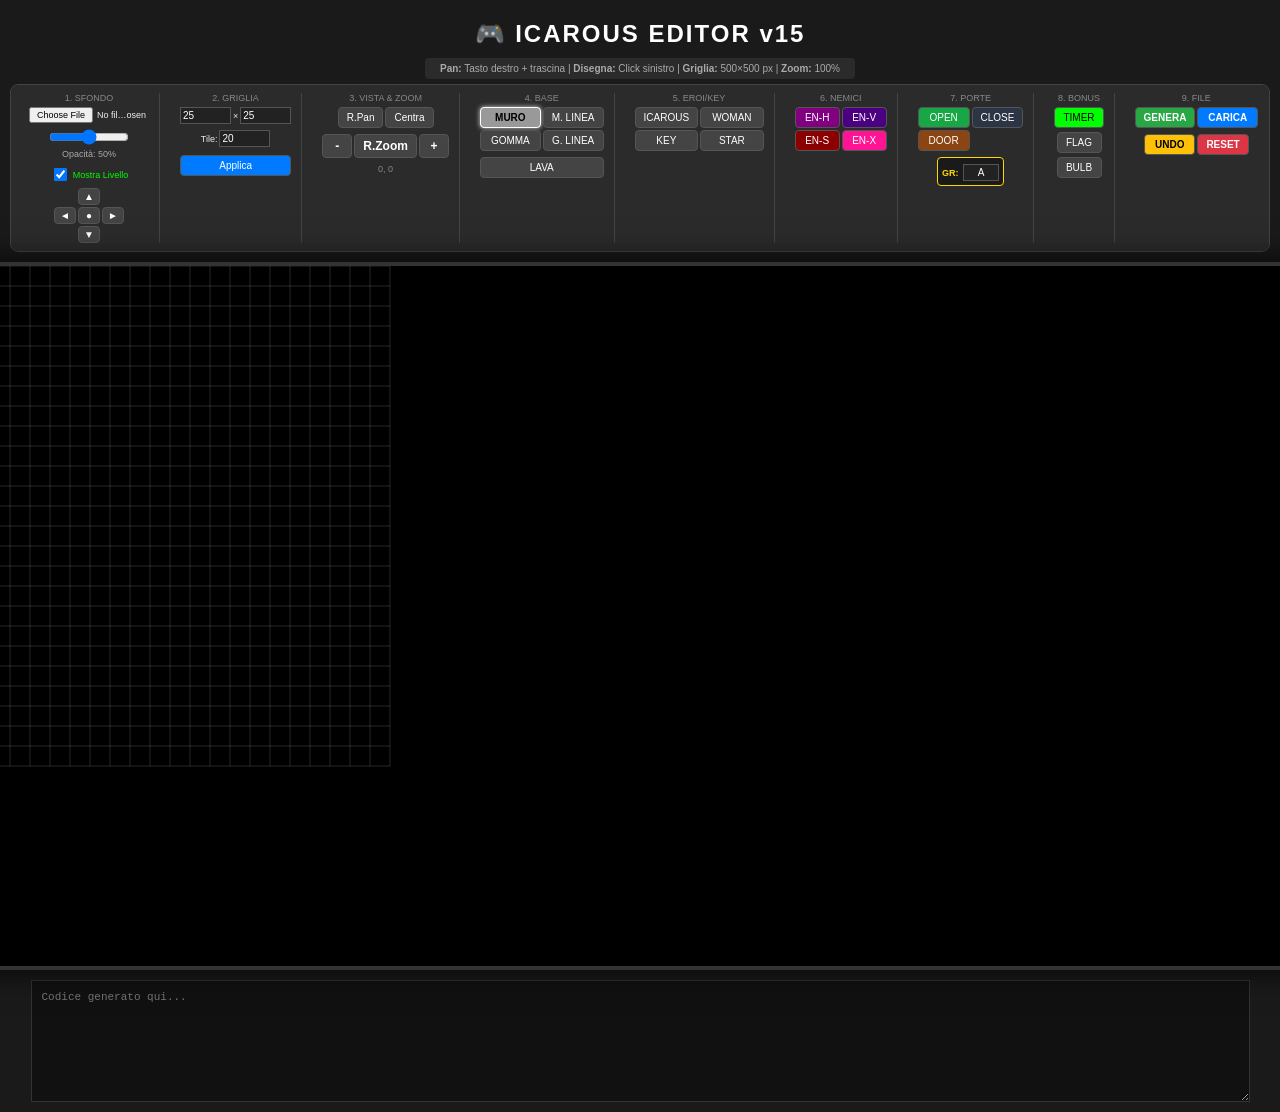
<file: tools/Editor Livelli Icarous V15.html>
<!DOCTYPE html>
<html lang="it">
<head>
    <meta charset="UTF-8">
    <title>Icarous Editor v15 - Expanded & Zoomable (With Undo & Lines)</title>
    <style>
        body { background-color: #1a1a1a; color: #eee; font-family: 'Segoe UI', sans-serif; display: flex; flex-direction: column; align-items: center; padding: 10px; margin: 0; }
        h1 { margin: 10px 0; color: #fff; letter-spacing: 2px; font-size: 1.5rem; }
        
        /* Toolbar ottimizzata per stare su una riga */
        .toolbar { 
            background: #2b2b2b; 
            padding: 8px; 
            border-radius: 8px; 
            margin-bottom: 10px; 
            display: flex; 
            flex-wrap: nowrap; 
            gap: 10px; 
            border: 1px solid #444; 
            max-width: 98vw;
            overflow-x: auto; 
        }
        
        .group { 
            display: flex; 
            flex-direction: column; 
            align-items: center; 
            gap: 4px; 
            border-right: 1px solid #444; 
            padding: 0 10px; 
            flex-shrink: 0; 
        }
        .group:last-child { border-right: none; }
        
        button { padding: 4px 8px; cursor: pointer; background: #444; color: white; border: 1px solid #555; font-size: 10px; border-radius: 4px; min-width: 45px; }
        button:hover { background: #555; }
        button.active { border-color: #fff; box-shadow: 0 0 5px rgba(255,255,255,0.8); font-weight: bold; }
        
        #btnDraw.active, #btnLineWall.active { background: #999; color: #000; }
        #btnLava.active { background: #d00; }
        #btnStar.active { background: #ff0; color: #000; }
        #btnIcarous.active { background: #00ffff; color: #000; }
        #btnKey.active { background: #ffd700; color: #000; }
        #btnEnemyH.active { background: #800080; } 
        #btnEnemyV.active { background: #4b0082; }
        #btnEnemyS.active { background: #8b0000; }
        #btnEnemyX.active { background: #ff1493; }
        #btnTimer.active { background: #00ff00; color: #000; }
        #btnEraser.active, #btnLineEraser.active { background: #fff; color: #000; }
        
        input[type="number"] { width: 45px; padding: 2px; background: #222; color: #fff; border: 1px solid #555; font-size: 10px; }
        input[type="text"] { width: 30px; padding: 2px; background: #222; color: #fff; border: 1px solid #555; text-align: center; text-transform: uppercase; font-size: 10px; }
        input[type="range"] { width: 80px; }
        
        /* Riquadro ingrandito per disegnare meglio */
        #editor-wrapper { 
            border: 4px solid #333; 
            box-shadow: 0 0 30px rgba(0,0,0,0.8); 
            background-color: #000; 
            position: relative; 
            overflow: hidden;
            width: 1500px; 
            height: 700px; 
        }
        canvas { display: block; cursor: crosshair; image-rendering: pixelated; }
        
        textarea { width: 95%; height: 100px; margin-top: 10px; background: #111; color: #0f0; border: 1px solid #333; padding: 10px; font-family: monospace; font-size: 11px; }
        
        .arrow-controls { display: grid; grid-template-columns: 22px 22px 22px; gap: 2px; }
        .arrow-controls button { min-width: 22px; padding: 2px; }
        
        #importFile { display: none; }
        .info-panel { background: #2b2b2b; padding: 5px 15px; border-radius: 4px; font-size: 10px; color: #aaa; margin-bottom: 5px; }
        .slider-group { display: flex; flex-direction: column; gap: 2px; align-items: center; }
        .slider-group label { font-size: 9px; color: #888; }
        
        .toggle-container { font-size: 9px; color: #00ff00; display: flex; align-items: center; gap: 3px; margin-top: 2px; cursor: pointer; }
        .toggle-container input { cursor: pointer; }

        .door-group-selector { background: #1a1a1a; padding: 4px; border-radius: 4px; border: 1px solid #ffd700; margin-top: 2px; }
        .door-group-selector.hidden { display: none; }
        .door-group-selector label { font-size: 9px; color: #ffd700; font-weight: bold; }
        
        /* Stili per i pulsanti zoom */
        .zoom-controls { display: flex; gap: 2px; margin-top: 2px; }
        .zoom-controls button { font-weight: bold; font-size: 12px; min-width: 30px;}
    </style>
</head>
<body>

    <h1>🎮 ICAROUS EDITOR v15</h1>

    <div class="info-panel">
        <b>Pan:</b> Tasto destro + trascina | <b>Disegna:</b> Click sinistro | <b>Griglia:</b> <span id="virtualSize">0x0 px</span> | <b>Zoom:</b> <span id="zoomLevel">100%</span>
    </div>

    <div class="toolbar">
        <div class="group">
            <div style="font-size:9px; color:#888;">1. SFONDO</div>
            <input type="file" id="bgLoader" accept="image/*" style="font-size: 9px; width: 120px;">
            <div class="slider-group">
                <input type="range" id="bgOpacity" min="0" max="100" value="50">
                <span id="opacityValue" style="font-size:9px; color:#aaa;">Opacità: 50%</span>
            </div>
            <label class="toggle-container">
                <input type="checkbox" id="showMap" checked onchange="draw()"> Mostra Livello
            </label>
            <div class="arrow-controls">
                <div></div><button onclick="moveBg(0, -5)">▲</button><div></div>
                <button onclick="moveBg(-5, 0)">◄</button><button onclick="centerBg()">●</button><button onclick="moveBg(5, 0)">►</button>
                <div></div><button onclick="moveBg(0, 5)">▼</button><div></div>
            </div>
        </div>

        <div class="group">
            <div style="font-size:9px; color:#888;">2. GRIGLIA</div>
            <div style="display:flex; gap:2px; align-items:center;">
                <input type="number" id="gridCols" value="25">
                <span style="font-size:9px;">×</span>
                <input type="number" id="gridRows" value="25">
            </div>
            <div style="display:flex; gap:2px; align-items:center; margin-top:2px;">
                <span style="font-size:9px;">Tile:</span>
                <input type="number" id="brickSize" value="20">
            </div>
            <button onclick="updateGrid()" style="background: #007bff; margin-top: 4px; width: 100%;">Applica</button>
        </div>

        <div class="group">
            <div style="font-size:9px; color:#888;">3. VISTA & ZOOM</div>
            <div style="display: flex; gap: 2px;">
                <button onclick="resetView()">R.Pan</button>
                <button onclick="centerView()">Centra</button>
            </div>
            <div class="zoom-controls">
                <button onclick="changeZoom(-0.2)">-</button>
                <button onclick="resetZoom()">R.Zoom</button>
                <button onclick="changeZoom(0.2)">+</button>
            </div>
            <div style="font-size:9px; color:#888; margin-top:2px;" id="panInfo">0, 0</div>
        </div>

        <div class="group">
            <div style="font-size:9px; color:#888;">4. BASE</div>
            <div style="display:grid; grid-template-columns: 1fr 1fr; gap:2px;">
                <button id="btnDraw" class="active" onclick="setTool(1)">MURO</button>
                <button id="btnLineWall" onclick="setTool(17)">M. LINEA</button>
                <button id="btnEraser" onclick="setTool(0)">GOMMA</button>
                <button id="btnLineEraser" onclick="setTool(18)">G. LINEA</button>
            </div>
            <button id="btnLava" onclick="setTool(2)" style="width:100%; margin-top:2px;">LAVA</button>
        </div>

        <div class="group">
            <div style="font-size:9px; color:#888;">5. EROI/KEY</div>
            <div style="display:grid; grid-template-columns: 1fr 1fr; gap:2px;">
                <button id="btnIcarous" onclick="setTool(9)">ICAROUS</button>
                <button id="btnWoman" onclick="setTool(3)">WOMAN</button>
                <button id="btnKey" onclick="setTool(10)">KEY</button>
                <button id="btnStar" onclick="setTool(12)">STAR</button>
            </div>
        </div>

        <div class="group">
            <div style="font-size:9px; color:#888;">6. NEMICI</div>
            <div style="display:grid; grid-template-columns: 1fr 1fr; gap:2px;">
                <button id="btnEnemyH" onclick="setTool(11)" style="background: #800080;">EN-H</button>
                <button id="btnEnemyV" onclick="setTool(13)" style="background: #4b0082;">EN-V</button>
                <button id="btnEnemyS" onclick="setTool(14)" style="background: #8b0000;">EN-S</button>
                <button id="btnEnemyX" onclick="setTool(15)" style="background: #ff1493;">EN-X</button>
            </div>
        </div>

       <div class="group">
            <div style="font-size:9px; color:#888;">7. PORTE</div>
            <div style="display:grid; grid-template-columns: 1fr 1fr; gap:2px;">
                <button id="btnOpen" onclick="setTool(4)" style="background: #18a745;">OPEN</button>
                <button id="btnClose" onclick="setTool(5)" style="background: #2c3545;">CLOSE</button>
                <button id="btnDoor" onclick="setTool(6)" style="background: #8b4513;">DOOR</button>
            </div>
            <div class="door-group-selector" id="doorGroupSelector">
                <label>GR:</label>
                <input type="text" id="doorGroup" maxlength="1" value="A">
            </div>
        </div>

        <div class="group">
            <div style="font-size:9px; color:#888;">8. BONUS</div>
            <button id="btnTimer" onclick="setTool(16)" style="background: #00ff00; color: #000;">TIMER</button>
            <button id="btnFlag" onclick="setTool(7)">FLAG</button>
            <button id="btnBulb" onclick="setTool(8)">BULB</button>
        </div>

        <div class="group">
            <div style="font-size:9px; color:#888;">9. FILE</div>
            <div style="display:grid; grid-template-columns: 1fr 1fr; gap:2px; margin-bottom:2px;">
                <button style="background: #28a745; font-weight: bold;" onclick="exportMap()">GENERA</button>
                <button style="background: #007bff; font-weight: bold;" onclick="document.getElementById('importFile').click()">CARICA</button>
            </div>
            <div style="display:grid; grid-template-columns: 1fr 1fr; gap:2px;">
                <button style="background: #ffc107; color: #000; font-weight: bold;" onclick="undo()">UNDO</button>
                <button style="background: #dc3545; font-weight: bold;" onclick="clearMap()">RESET</button>
            </div>
            <input type="file" id="importFile" accept=".js,.txt">
        </div>
    </div>

    <div id="editor-wrapper">
        <canvas id="editorCanvas" width="1500" height="700"></canvas>
    </div>

    <textarea id="outputJson" readonly onclick="this.select()" placeholder="Codice generato qui..."></textarea>

<script>
    const canvas = document.getElementById('editorCanvas');
    const ctx = canvas.getContext('2d');
    
    // DIMENSIONI CANVAS
    const CANVAS_WIDTH = 1500; 
    const CANVAS_HEIGHT = 700;
    
    let CONFIG = { brickSize: 20, cols: 25, rows: 25, virtualWidth: 500, virtualHeight: 500 };
    let viewport = { offsetX: 0, offsetY: 0, isDragging: false, lastX: 0, lastY: 0, zoom: 1 };
    let bgState = { x: 0, y: 0, imgObject: null, opacity: 0.5 };
    let map = [];
    let isMouseDown = false;
    let currentTool = 1;
    let currentDoorGroup = 'A';

    // --- NUOVE VARIABILI PER UNDO E LINEE ---
    let historyStack = [];
    const MAX_HISTORY = 20;
    let lineStartPos = null; // Memorizza il punto A per le linee

    // --- FUNZIONI UNDO ---
    function saveHistory() {
        // Crea una copia profonda della mappa attuale e la salva
        historyStack.push(JSON.parse(JSON.stringify(map)));
        if (historyStack.length > MAX_HISTORY) historyStack.shift();
    }

    function undo() {
        if (historyStack.length > 0) {
            map = historyStack.pop();
            lineStartPos = null; // Resetta eventuali linee a metà
            draw();
        }
    }

    function setTool(t) {
        currentTool = t;
        lineStartPos = null; // Se cambio strumento, annullo un eventuale Punto A in sospeso
        
        document.querySelectorAll('.toolbar button').forEach(b => b.classList.remove('active'));
        const doorGroupSelector = document.getElementById('doorGroupSelector');
        if (t === 4 || t === 5 || t === 6) {
            doorGroupSelector.classList.remove('hidden');
            currentDoorGroup = document.getElementById('doorGroup').value.toUpperCase() || 'A';
        } else {
            doorGroupSelector.classList.add('hidden');
        }
    }

    document.getElementById('doorGroup').addEventListener('input', function(e) {
        let val = e.target.value.toUpperCase();
        if (val.match(/^[A-Z0-9]$/)) { currentDoorGroup = val; e.target.value = val; }
        else if (val.length > 0) { e.target.value = currentDoorGroup; }
    });

    function updateGrid() {
        saveHistory(); // Salva storia prima di cambiare griglia
        CONFIG.cols = parseInt(document.getElementById('gridCols').value);
        CONFIG.rows = parseInt(document.getElementById('gridRows').value);
        CONFIG.brickSize = parseInt(document.getElementById('brickSize').value);
        CONFIG.virtualWidth = CONFIG.cols * CONFIG.brickSize;
        CONFIG.virtualHeight = CONFIG.rows * CONFIG.brickSize;
        document.getElementById('virtualSize').textContent = `${CONFIG.virtualWidth}×${CONFIG.virtualHeight} px`;
        let newMap = [];
        for (let r = 0; r < CONFIG.rows; r++) {
            let row = [];
            for (let c = 0; c < CONFIG.cols; c++) {
                if (map[r] && map[r][c] !== undefined) { row.push(map[r][c]); } 
                else { row.push({ type: 0 }); }
            }
            newMap.push(row);
        }
        map = newMap;
        draw();
    }

    function clearMap() {
        if(confirm("Vuoi cancellare tutta la mappa?")) {
            saveHistory(); // Salva storia prima del reset
            map = [];
            for (let r = 0; r < CONFIG.rows; r++) {
                let row = [];
                for (let c = 0; c < CONFIG.cols; c++) { row.push({ type: 0 }); }
                map.push(row);
            }
            draw();
        }
    }

    document.getElementById('importFile').addEventListener('change', function(e) {
        const file = e.target.files[0];
        if (!file) return;
        const reader = new FileReader();
        reader.onload = function(event) {
            try {
                let text = event.target.result;
                text = text.replace(/\/\*[\s\S]*?\*\//g, '');
                const startIdx = text.indexOf('(');
                const endIdx = text.lastIndexOf(')');
                if (startIdx === -1 || endIdx === -1) throw new Error("Formato non valido");
                const dataString = text.substring(startIdx + 1, endIdx);
                let importedData = eval("(" + dataString + ")");
                if (importedData && importedData.map) {
                    saveHistory(); // Salva storia prima di caricare file
                    CONFIG.brickSize = importedData.tileSize || 20;
                    CONFIG.cols = importedData.cols || importedData.map[0].length;
                    CONFIG.rows = importedData.rows || importedData.map.length;
                    document.getElementById('brickSize').value = CONFIG.brickSize;
                    document.getElementById('gridCols').value = CONFIG.cols;
                    document.getElementById('gridRows').value = CONFIG.rows;
                    CONFIG.virtualWidth = CONFIG.cols * CONFIG.brickSize;
                    CONFIG.virtualHeight = CONFIG.rows * CONFIG.brickSize;
                    map = [];
                    for (let r = 0; r < importedData.map.length; r++) {
                        let row = [];
                        for (let c = 0; c < importedData.map[r].length; c++) {
                            let cell = importedData.map[r][c];
                            row.push(typeof cell === 'object' ? cell : { type: cell });
                        }
                        map.push(row);
                    }
                    draw();
                    alert("Caricato!");
                }
            } catch (err) { alert("Errore import: " + err.message); }
            e.target.value = '';
        };
        reader.readAsText(file);
    });

    function exportMap() {
        let minR = CONFIG.rows, maxR = 0, minC = CONFIG.cols, maxC = 0, empty = true;
        for(let r=0; r<CONFIG.rows; r++) {
            for(let c=0; c<CONFIG.cols; c++) {
                if(map[r][c].type !== 0) {
                    empty = false;
                    if(r<minR) minR=r; if(r>maxR) maxR=r;
                    if(c<minC) minC=c; if(c>maxC) maxC=c;
                }
            }
        }
        if(empty) { minR=0; maxR=0; minC=0; maxC=0; }
        let out = `/* LEGENDA: 1=Muro 2=Lava 3=Woman 6=Door 7=Flag 8=Bulb 9=Icarous 10=Key 12=Star 16=Timer 11,13,14,15=Enemies */\n`;
        out += `loadLevelData({\n    tileSize: ${CONFIG.brickSize}, \n    cols: ${maxC - minC + 1},\n    rows: ${maxR - minR + 1},\n    map: [\n`;
        for(let r=minR; r<=maxR; r++) {
            let line = [];
            for(let c=minC; c<=maxC; c++) {
                let cell = map[r][c];
                line.push(cell.group ? `{type:${cell.type},group:'${cell.group}'}` : cell.type);
            }
            out += `        [${line.join(",")}],\n`;
        }
        out += `    ]\n});`;
        document.getElementById('outputJson').value = out;
    }

    document.getElementById('bgLoader').addEventListener('change', function(e) {
        const file = e.target.files[0]; 
        if(!file) return;
        const reader = new FileReader();
        reader.onload = function(event) {
            const img = new Image(); 
            img.onload = function() { bgState.imgObject = img; draw(); };
            img.src = event.target.result;
        };
        reader.readAsDataURL(file);
    });

    document.getElementById('bgOpacity').addEventListener('input', function(e) {
        bgState.opacity = parseInt(e.target.value) / 100;
        document.getElementById('opacityValue').textContent = 'Opacità: ' + e.target.value + '%';
        draw();
    });

    function changeZoom(delta) {
        viewport.zoom += delta;
        if(viewport.zoom < 0.2) viewport.zoom = 0.2; 
        if(viewport.zoom > 5) viewport.zoom = 5;     
        updateZoomInfo();
        draw();
    }
    
    function resetZoom() {
        viewport.zoom = 1;
        updateZoomInfo();
        draw();
    }
    
    function updateZoomInfo() {
        document.getElementById('zoomLevel').textContent = Math.round(viewport.zoom * 100) + '%';
    }

    function moveBg(dx, dy) { bgState.x += dx; bgState.y += dy; draw(); }
    function centerBg() { bgState.x = 0; bgState.y = 0; draw(); }
    function resetView() { viewport.offsetX = 0; viewport.offsetY = 0; updatePanInfo(); draw(); }
    function centerView() { 
        viewport.offsetX = (CANVAS_WIDTH - (CONFIG.virtualWidth * viewport.zoom)) / 2; 
        viewport.offsetY = (CANVAS_HEIGHT - (CONFIG.virtualHeight * viewport.zoom)) / 2; 
        updatePanInfo(); 
        draw(); 
    }
    function updatePanInfo() { document.getElementById('panInfo').textContent = `${Math.round(viewport.offsetX)}, ${Math.round(viewport.offsetY)}`; }

    // --- ALGORITMO DI BRESENHAM PER LE LINEE ---
    function drawLine(r0, c0, r1, c1, toolType) {
        let dr = Math.abs(r1 - r0);
        let dc = Math.abs(c1 - c0);
        let sr = r0 < r1 ? 1 : -1;
        let sc = c0 < c1 ? 1 : -1;
        let err = dc - dr;

        while (true) {
            if (r0 >= 0 && r0 < CONFIG.rows && c0 >= 0 && c0 < CONFIG.cols) {
                map[r0][c0] = { type: toolType };
            }
            if (r0 === r1 && c0 === c1) break;
            let e2 = 2 * err;
            if (e2 > -dr) { err -= dr; c0 += sc; }
            if (e2 < dc) { err += dc; r0 += sr; }
        }
    }

    canvas.addEventListener('contextmenu', e => e.preventDefault());
    
    // --- GESTIONE MOUSE AGGIORNATA ---
    canvas.addEventListener('mousedown', function(e) {
        if (e.button === 2) {
            viewport.isDragging = true;
            viewport.lastX = e.clientX;
            viewport.lastY = e.clientY;
        } else if (e.button === 0) {
            if (!document.getElementById('showMap').checked) return;
            
            const p = getPos(e);
            if (p.c >= 0 && p.c < CONFIG.cols && p.r >= 0 && p.r < CONFIG.rows) {
                
                // Selezionato Muro Linea (17) o Gomma Linea (18)
                if (currentTool === 17 || currentTool === 18) {
                    let actualTool = currentTool === 17 ? 1 : 0; // Trasforma 17 in muro(1), 18 in gomma(0)
                    
                    if (!lineStartPos) {
                        saveHistory(); // Salva stato prima della linea
                        lineStartPos = { r: p.r, c: p.c };
                        map[p.r][p.c] = { type: actualTool }; // Disegna il quadratino di partenza
                        draw();
                    } else {
                        // Traccia la linea dal punto A al punto B
                        drawLine(lineStartPos.r, lineStartPos.c, p.r, p.c, actualTool);
                        lineStartPos = null; // Resetta il punto A per la prossima linea
                        draw();
                    }
                } else {
                    // Strumenti classici
                    saveHistory(); // Salva stato prima di iniziare a disegnare
                    isMouseDown = true;
                    paint(e);
                }
            }
        }
    });

    canvas.addEventListener('mousemove', function(e) {
        if (viewport.isDragging) {
            viewport.offsetX += (e.clientX - viewport.lastX);
            viewport.offsetY += (e.clientY - viewport.lastY);
            viewport.lastX = e.clientX;
            viewport.lastY = e.clientY;
            updatePanInfo();
            draw();
        } else if (isMouseDown) { 
            // Paint continuo abilitato solo per gli strumenti non-lineari
            paint(e); 
        }
    });

    window.addEventListener('mouseup', () => { viewport.isDragging = false; isMouseDown = false; });

    function draw() {
        ctx.save();
        ctx.clearRect(0, 0, CANVAS_WIDTH, CANVAS_HEIGHT);
        
        ctx.translate(viewport.offsetX, viewport.offsetY);
        ctx.scale(viewport.zoom, viewport.zoom);
        
        if (bgState.imgObject) {
            ctx.save();
            ctx.globalAlpha = bgState.opacity;
            ctx.drawImage(bgState.imgObject, (CONFIG.virtualWidth - bgState.imgObject.width) / 2 + bgState.x, (CONFIG.virtualHeight - bgState.imgObject.height) / 2 + bgState.y);
            ctx.restore();
        }
        
        const isVisible = document.getElementById('showMap').checked;
        
        if (isVisible) {
            ctx.strokeStyle = 'rgba(255, 255, 255, 0.15)';
            ctx.lineWidth = 1 / viewport.zoom; 
            
            for (let x = 0; x <= CONFIG.virtualWidth; x += CONFIG.brickSize) { ctx.beginPath(); ctx.moveTo(x, 0); ctx.lineTo(x, CONFIG.virtualHeight); ctx.stroke(); }
            for (let y = 0; y <= CONFIG.virtualHeight; y += CONFIG.brickSize) { ctx.beginPath(); ctx.moveTo(0, y); ctx.lineTo(CONFIG.virtualWidth, y); ctx.stroke(); }
            
            for (let r = 0; r < CONFIG.rows; r++) {
                for (let c = 0; c < CONFIG.cols; c++) {
                    if (map[r] && map[r][c] && map[r][c].type !== 0) { drawItem(c * CONFIG.brickSize, r * CONFIG.brickSize, CONFIG.brickSize, map[r][c]); }
                }
            }
        }
        ctx.restore();
    }

    function drawItem(x, y, size, cell) {
        const type = cell.type;
        const group = cell.group || '';
        const fs = Math.max(8, size * 0.4);
        
        ctx.font = `${fs}px monospace`;
        ctx.textAlign = 'left';
        ctx.textBaseline = 'alphabetic';

        switch(type) {
            case 1: ctx.fillStyle='#999'; ctx.fillRect(x,y,size,size); break;
            case 2: ctx.fillStyle='#d00'; ctx.fillRect(x,y,size,size); break;
            case 3: ctx.fillStyle='#e83e8c'; ctx.fillRect(x,y,size,size); ctx.fillStyle='#fff'; ctx.fillText("W",x+size*0.2,y+size*0.6); break;
       
            case 4: 
                ctx.fillStyle='#18a745'; 
                ctx.fillRect(x,y,size,size); 
                ctx.fillStyle='#fff'; 
                ctx.textAlign='center'; ctx.textBaseline='middle'; 
                ctx.font=`bold ${Math.max(12, size*0.6)}px sans-serif`;
                ctx.fillText(group, x+size/2, y+size/2); 
                break;
            case 5: 
                ctx.fillStyle='#2c3545'; 
                ctx.fillRect(x,y,size,size); 
                ctx.fillStyle='#fff'; 
                ctx.textAlign='center'; ctx.textBaseline='middle'; 
                ctx.font=`bold ${Math.max(12, size*0.6)}px sans-serif`;
                ctx.fillText(group, x+size/2, y+size/2); 
                break;
            case 6: 
                ctx.fillStyle='#8b4513'; 
                ctx.fillRect(x,y,size,size); 
                ctx.fillStyle='#fff'; 
                ctx.textAlign='center'; ctx.textBaseline='middle'; 
                ctx.font=`bold ${Math.max(12, size*0.6)}px sans-serif`;
                ctx.fillText(group, x+size/2, y+size/2); 
                break;

            case 7: ctx.fillStyle='#28a745'; ctx.fillRect(x,y,size,size); ctx.fillStyle='#fff'; ctx.fillText("P",x+size*0.2,y+size*0.6); break;
            case 8: ctx.fillStyle='#ffc107'; ctx.fillRect(x,y,size,size); break;
            case 9: ctx.fillStyle='#0ff'; ctx.fillRect(x,y,size,size); ctx.fillStyle='#000'; ctx.fillText("T",x+size*0.25,y+size*0.6); break;
            case 10: ctx.fillStyle='#ffd700'; ctx.fillRect(x,y,size,size); ctx.fillStyle='#000'; ctx.fillText("K",x+size*0.25,y+size*0.6); break;
            case 11: ctx.fillStyle='#800080'; ctx.fillRect(x,y,size,size); ctx.fillStyle='#fff'; ctx.fillText("H",x+size*0.3,y+size*0.6); break;
            case 12: ctx.fillStyle='#ffff00'; ctx.beginPath(); ctx.arc(x+size/2, y+size/2, size/3, 0, Math.PI*2); ctx.fill(); break;
            case 13: ctx.fillStyle='#4b0082'; ctx.fillRect(x,y,size,size); ctx.fillStyle='#fff'; ctx.fillText("V",x+size*0.3,y+size*0.6); break;
            case 14: ctx.fillStyle='#8b0000'; ctx.fillRect(x,y,size,size); ctx.fillStyle='#fff'; ctx.fillText("S",x+size*0.3,y+size*0.6); break;
            case 15: ctx.fillStyle='#ff1493'; ctx.fillRect(x,y,size,size); ctx.fillStyle='#fff'; ctx.fillText("X",x+size*0.3,y+size*0.6); break;
            case 16: ctx.fillStyle='#00ff00'; ctx.fillRect(x,y,size,size); ctx.fillStyle='#000'; ctx.fillText("TM",x+size*0.1,y+size*0.6); break;
        }
    }

    function getPos(e) {
        const rect = canvas.getBoundingClientRect();
        const mouseX = (e.clientX - rect.left - viewport.offsetX) / viewport.zoom;
        const mouseY = (e.clientY - rect.top - viewport.offsetY) / viewport.zoom;
        
        return {
            c: Math.floor(mouseX / CONFIG.brickSize),
            r: Math.floor(mouseY / CONFIG.brickSize)
        };
    }

    function paint(e) {
        if (!document.getElementById('showMap').checked) return; 
        const p = getPos(e);
        if(p.c >= 0 && p.c < CONFIG.cols && p.r >= 0 && p.r < CONFIG.rows) {
            map[p.r][p.c] = (currentTool >= 4 && currentTool <= 6) ? { type: currentTool, group: currentDoorGroup } : { type: currentTool };
            draw();
        }
    }

    document.querySelectorAll('.toolbar button').forEach(btn => {
        btn.addEventListener('click', function() {
            if(this.id.startsWith('btn')) {
                document.querySelectorAll('.toolbar button').forEach(b => b.classList.remove('active'));
                this.classList.add('active');
            }
        });
    });

    updateGrid();
</script>
</body>
</html>
</file>
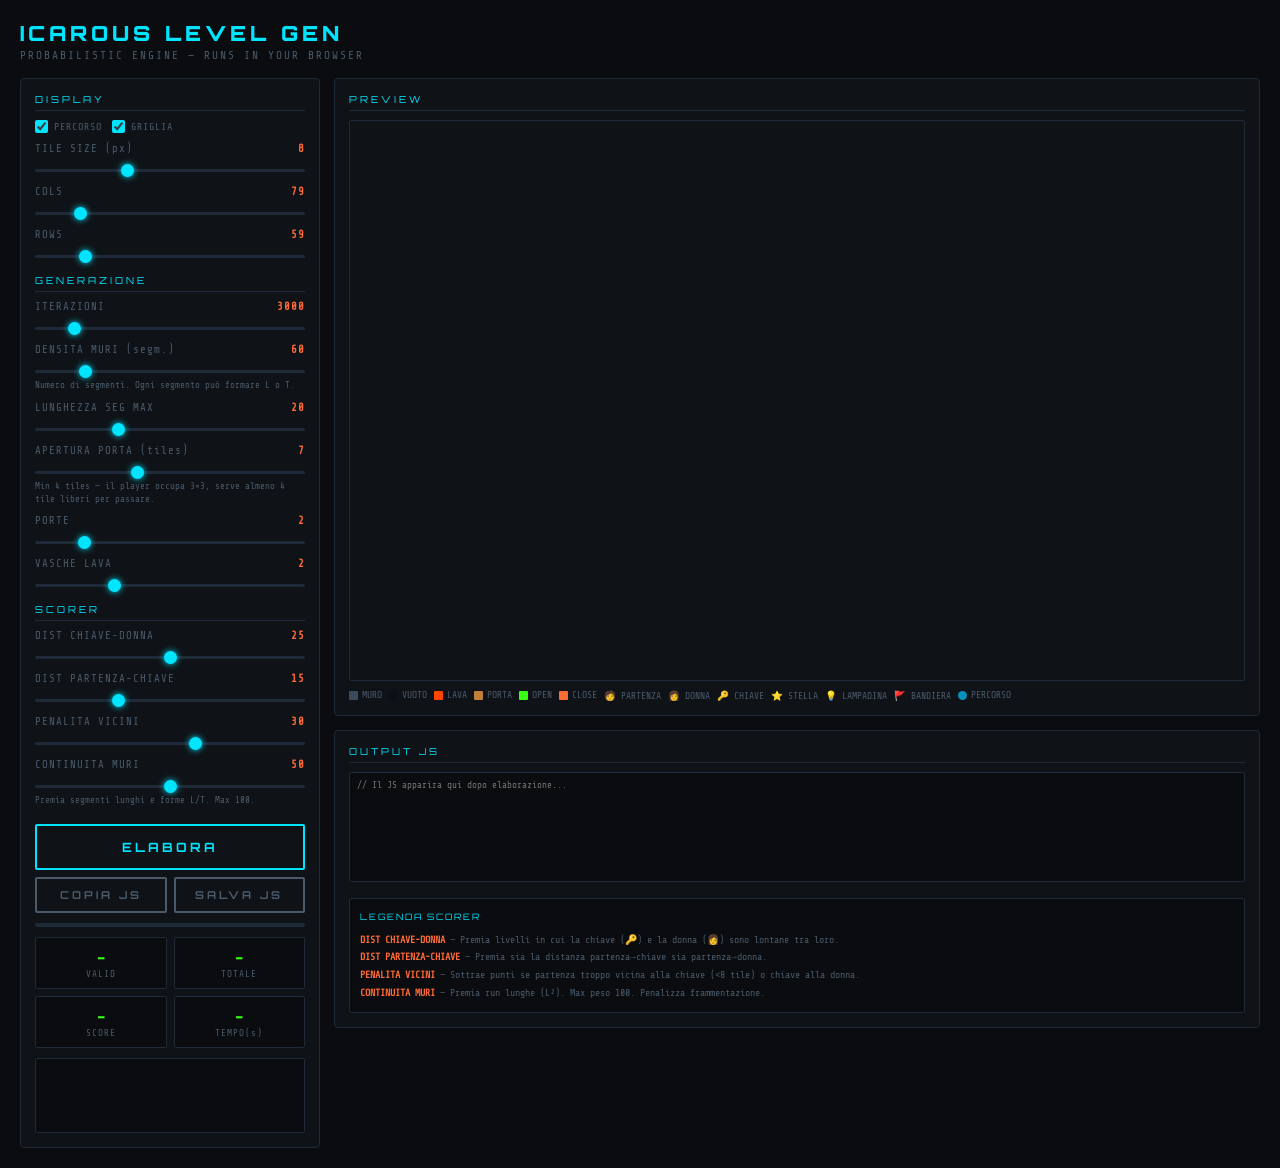
<file: tools/Icarous_Level_Generator.html>
<!DOCTYPE html>
<html lang="it">
<head>
<meta charset="UTF-8">
<title>Icarous Level Generator</title>
<style>
  @import url('https://fonts.googleapis.com/css2?family=Share+Tech+Mono&family=Orbitron:wght@400;700;900&display=swap');
  :root{--bg:#0a0c0f;--panel:#0f1318;--border:#1e2a38;--accent:#00e5ff;--accent2:#ff6b35;--success:#39ff14;--warn:#ffd600;--text:#c8d8e8;--dim:#4a5a6a;}
  *{box-sizing:border-box;margin:0;padding:0;}
  body{background:var(--bg);color:var(--text);font-family:'Share Tech Mono',monospace;min-height:100vh;padding:20px;}
  h1{font-family:'Orbitron',monospace;font-weight:900;font-size:1.3rem;color:var(--accent);letter-spacing:4px;text-transform:uppercase;margin-bottom:3px;}
  .subtitle{color:var(--dim);font-size:.7rem;letter-spacing:2px;margin-bottom:16px;}
  .layout{display:grid;grid-template-columns:300px 1fr;gap:14px;max-width:1600px;}
  .panel{background:var(--panel);border:1px solid var(--border);border-radius:4px;padding:14px;}
  .stitle{font-family:'Orbitron',monospace;font-size:.6rem;color:var(--accent);letter-spacing:3px;margin:12px 0 9px;padding-bottom:5px;border-bottom:1px solid var(--border);}
  .stitle:first-child{margin-top:0;}
  .param-row{margin-bottom:10px;}
  .param-label{font-size:.67rem;color:var(--dim);letter-spacing:1px;margin-bottom:3px;display:flex;justify-content:space-between;align-items:center;}
  .param-label span{color:var(--accent2);font-weight:bold;}
  .hint{font-size:.57rem;color:var(--dim);margin-top:2px;line-height:1.4;}
  input[type=range]{width:100%;-webkit-appearance:none;height:3px;background:var(--border);outline:none;border-radius:2px;}
  input[type=range]::-webkit-slider-thumb{-webkit-appearance:none;width:13px;height:13px;border-radius:50%;background:var(--accent);cursor:pointer;box-shadow:0 0 6px var(--accent);}
  .btn{width:100%;padding:13px;background:transparent;border:2px solid var(--accent);color:var(--accent);font-family:'Orbitron',monospace;font-size:.8rem;font-weight:700;letter-spacing:3px;cursor:pointer;border-radius:2px;transition:all .2s;text-transform:uppercase;margin-top:7px;}
  .btn:hover{background:var(--accent);color:var(--bg);box-shadow:0 0 18px var(--accent);}
  .btn:disabled{border-color:var(--dim);color:var(--dim);cursor:not-allowed;background:transparent;box-shadow:none;}
  .btn-warn{border-color:var(--accent2);color:var(--accent2);font-size:.68rem;padding:9px;margin-top:7px;}
  .btn-warn:hover{background:var(--accent2);color:var(--bg);box-shadow:0 0 18px var(--accent2);}
  .btn-warn:disabled{border-color:var(--dim);color:var(--dim);cursor:not-allowed;background:transparent;box-shadow:none;}
  .stats-grid{display:grid;grid-template-columns:1fr 1fr;gap:7px;margin-top:10px;}
  .stat-box{background:var(--bg);border:1px solid var(--border);border-radius:2px;padding:9px;text-align:center;}
  .stat-val{font-family:'Orbitron',monospace;font-size:1rem;font-weight:700;color:var(--success);}
  .stat-label{font-size:.58rem;color:var(--dim);letter-spacing:1px;margin-top:2px;}
  .log{background:var(--bg);border:1px solid var(--border);border-radius:2px;padding:9px;height:75px;overflow-y:auto;font-size:.65rem;color:var(--dim);margin-top:10px;}
  .log .ok{color:var(--success);}.log .err{color:var(--accent2);}.log .info{color:var(--accent);}
  .progress-bar{width:100%;height:4px;background:var(--border);border-radius:2px;margin-top:10px;overflow:hidden;}
  .progress-fill{height:100%;background:linear-gradient(90deg,var(--accent),var(--success));width:0%;transition:width .08s;}
  #mapCanvas{display:block;width:100%;image-rendering:pixelated;border:1px solid var(--border);border-radius:2px;}
  .output-panel{margin-top:14px;}
  textarea{width:100%;height:110px;background:var(--bg);border:1px solid var(--border);color:var(--success);font-family:'Share Tech Mono',monospace;font-size:.58rem;padding:7px;border-radius:2px;resize:none;outline:none;}
  .legend{display:flex;flex-wrap:wrap;gap:7px;margin-top:9px;}
  .leg-item{display:flex;align-items:center;gap:4px;font-size:.6rem;color:var(--dim);}
  .leg-dot{width:9px;height:9px;border-radius:1px;flex-shrink:0;}
  .score-badge{font-family:'Orbitron',monospace;font-size:.65rem;color:var(--warn);margin-top:5px;letter-spacing:2px;}
  .scorer-legend{margin-top:12px;background:var(--bg);border:1px solid var(--border);border-radius:2px;padding:10px;font-size:.62rem;line-height:1.8;color:var(--dim);}
  .scorer-legend b{color:var(--accent2);}
  .scorer-legend .sl-title{font-family:'Orbitron',monospace;font-size:.55rem;color:var(--accent);letter-spacing:2px;margin-bottom:6px;}
  .toggle-lbl{display:flex;align-items:center;gap:6px;cursor:pointer;font-size:.63rem;color:var(--dim);letter-spacing:1px;user-select:none;}
  .toggle-lbl input[type=checkbox]{width:13px;height:13px;accent-color:var(--accent);cursor:pointer;}
  .toggle-lbl span{transition:color .15s;}
  .toggle-lbl:hover span{color:var(--text);}
  .output-btns{display:flex;gap:7px;}
  .output-btns .btn-warn{flex:1;}
</style>
</head>
<body>
<h1>ICAROUS LEVEL GEN</h1>
<p class="subtitle">PROBABILISTIC ENGINE — RUNS IN YOUR BROWSER</p>
<div class="layout">
  <div><div class="panel">
    <div class="stitle">DISPLAY</div>
    <div class="param-row" style="display:flex;gap:10px;align-items:center;flex-wrap:wrap;">
      <label class="toggle-lbl"><input type="checkbox" id="showPath" checked onchange="redrawIfReady()"> <span>PERCORSO</span></label>
      <label class="toggle-lbl"><input type="checkbox" id="showGrid" checked onchange="redrawIfReady()"> <span>GRIGLIA</span></label>
    </div>
    <div class="param-row">
      <div class="param-label">TILE SIZE (px) <span id="tsVal">8</span></div>
      <input type="range" id="tileSize" min="4" max="16" step="1" value="8" oninput="document.getElementById('tsVal').textContent=this.value">
    </div>
    <div class="param-row">
      <div class="param-label">COLS <span id="colsVal">79</span></div>
      <input type="range" id="cols" min="40" max="300" step="1" value="79" oninput="document.getElementById('colsVal').textContent=this.value">
    </div>
    <div class="param-row">
      <div class="param-label">ROWS <span id="rowsVal">59</span></div>
      <input type="range" id="rows" min="30" max="200" step="1" value="59" oninput="document.getElementById('rowsVal').textContent=this.value">
    </div>
    <div class="stitle">GENERAZIONE</div>
    <div class="param-row">
      <div class="param-label">ITERAZIONI <span id="iterVal">3000</span></div>
      <input type="range" id="iterations" min="500" max="20000" step="500" value="3000" oninput="document.getElementById('iterVal').textContent=this.value">
    </div>
    <div class="param-row">
      <div class="param-label">DENSITA MURI (segm.) <span id="densVal">60</span></div>
      <input type="range" id="density" min="10" max="300" step="5" value="60" oninput="document.getElementById('densVal').textContent=this.value">
      <div class="hint">Numero di segmenti. Ogni segmento può formare L o T.</div>
    </div>
    <div class="param-row">
      <div class="param-label">LUNGHEZZA SEG MAX <span id="segLenVal">20</span></div>
      <input type="range" id="segLen" min="3" max="60" step="1" value="20" oninput="document.getElementById('segLenVal').textContent=this.value">
    </div>
    <div class="param-row">
      <div class="param-label">APERTURA PORTA (tiles) <span id="doorWVal">7</span></div>
      <input type="range" id="doorW" min="4" max="12" step="1" value="7" oninput="document.getElementById('doorWVal').textContent=this.value">
      <div class="hint">Min 4 tiles — il player occupa 3×3, serve almeno 4 tile liberi per passare.</div>
    </div>
    <div class="param-row">
      <div class="param-label">PORTE <span id="doorsVal">2</span></div>
      <input type="range" id="doors" min="1" max="7" step="1" value="2" oninput="document.getElementById('doorsVal').textContent=this.value">
    </div>
    <div class="param-row">
      <div class="param-label">VASCHE LAVA <span id="lavaVal">2</span></div>
      <input type="range" id="lavaPools" min="0" max="7" step="1" value="2" oninput="document.getElementById('lavaVal').textContent=this.value">
    </div>
    <div class="stitle">SCORER</div>
    <div class="param-row">
      <div class="param-label">DIST CHIAVE-DONNA <span id="wKWVal">25</span></div>
      <input type="range" id="wKW" min="0" max="50" step="5" value="25" oninput="document.getElementById('wKWVal').textContent=this.value">
    </div>
    <div class="param-row">
      <div class="param-label">DIST PARTENZA-CHIAVE <span id="wSKVal">15</span></div>
      <input type="range" id="wSK" min="0" max="50" step="5" value="15" oninput="document.getElementById('wSKVal').textContent=this.value">
    </div>
    <div class="param-row">
      <div class="param-label">PENALITA VICINI <span id="wPENVal">30</span></div>
      <input type="range" id="wPEN" min="0" max="50" step="5" value="30" oninput="document.getElementById('wPENVal').textContent=this.value">
    </div>
    <div class="param-row">
      <div class="param-label">CONTINUITA MURI <span id="wCONTVal">50</span></div>
      <input type="range" id="wCONT" min="0" max="100" step="5" value="50" oninput="document.getElementById('wCONTVal').textContent=this.value">
      <div class="hint">Premia segmenti lunghi e forme L/T. Max 100.</div>
    </div>
    <button class="btn" id="btnRun" onclick="runGenerator()">ELABORA</button>
    <div class="output-btns">
      <button class="btn btn-warn" id="btnCopy" onclick="copyJS()" disabled>COPIA JS</button>
      <button class="btn btn-warn" id="btnSave" onclick="saveJS()" disabled>SALVA JS</button>
    </div>
    <div class="progress-bar"><div class="progress-fill" id="progressFill"></div></div>
    <div class="stats-grid">
      <div class="stat-box"><div class="stat-val" id="statValid">-</div><div class="stat-label">VALID</div></div>
      <div class="stat-box"><div class="stat-val" id="statTotal">-</div><div class="stat-label">TOTALE</div></div>
      <div class="stat-box"><div class="stat-val" id="statScore">-</div><div class="stat-label">SCORE</div></div>
      <div class="stat-box"><div class="stat-val" id="statTime">-</div><div class="stat-label">TEMPO(s)</div></div>
    </div>
    <div class="log" id="log"></div>
  </div></div>

  <div>
    <div class="panel">
      <div class="stitle">PREVIEW</div>
      <canvas id="mapCanvas" width="800" height="500"></canvas>
      <div class="score-badge" id="scoreBadge"></div>
      <div class="legend">
        <div class="leg-item"><div class="leg-dot" style="background:#3a4a5a"></div>MURO</div>
        <div class="leg-item"><div class="leg-dot" style="background:#0a1018"></div>VUOTO</div>
        <div class="leg-item"><div class="leg-dot" style="background:#ff4400"></div>LAVA</div>
        <div class="leg-item"><div class="leg-dot" style="background:#c17f3a"></div>PORTA</div>
        <div class="leg-item"><div class="leg-dot" style="background:#39ff14"></div>OPEN</div>
        <div class="leg-item"><div class="leg-dot" style="background:#ff6b35"></div>CLOSE</div>
        <div class="leg-item">🧑 PARTENZA</div>
        <div class="leg-item">👩 DONNA</div>
        <div class="leg-item">🔑 CHIAVE</div>
        <div class="leg-item">⭐ STELLA</div>
        <div class="leg-item">💡 LAMPADINA</div>
        <div class="leg-item">🚩 BANDIERA</div>
        <div class="leg-item"><div class="leg-dot" style="background:rgba(0,200,255,0.7);border-radius:50%"></div>PERCORSO</div>
      </div>
    </div>
    <div class="panel output-panel">
      <div class="stitle">OUTPUT JS</div>
      <textarea id="outputJS" readonly placeholder="// Il JS apparira qui dopo elaborazione..."></textarea>
      <div class="scorer-legend">
        <div class="sl-title">LEGENDA SCORER</div>
        <b>DIST CHIAVE-DONNA</b> — Premia livelli in cui la chiave (🔑) e la donna (👩) sono lontane tra loro.<br>
        <b>DIST PARTENZA-CHIAVE</b> — Premia sia la distanza partenza→chiave sia partenza→donna.<br>
        <b>PENALITA VICINI</b> — Sottrae punti se partenza troppo vicina alla chiave (&lt;8 tile) o chiave alla donna.<br>
        <b>CONTINUITA MURI</b> — Premia run lunghe (L²). Max peso 100. Penalizza frammentazione.
      </div>
    </div>
  </div>
</div>

<script>
var T_EMPTY=0,T_WALL=1,T_LAVA=2,T_WOMAN=3,T_CLOSE=4,T_OPEN=5,
    T_DOOR=6,T_FLAG=7,T_BULB=8,T_SPAWN=9,T_KEY=10,T_STAR=12;
var GROUPS=['A','B','C','D','E','F','G'];

var LAVA_DOOR_MIN   = 8;
var DOOR_FRONT      = 8;
var MIN_PAR         = 8;  // corridoi min 8 tile tra segmenti paralleli (player 3×3 → serve almeno 4 liberi)
var LAVA_FLOOR_EXT  = 5;
var DOOR_ITEM_MIN   = 10;
var WOMAN_FLOOR_W   = 5;
var PATH_ARROW_STEP = 10;
var bestJS='';

var EMOJI_MAP={};
EMOJI_MAP[T_WOMAN]='👩';EMOJI_MAP[T_SPAWN]='🧑';EMOJI_MAP[T_KEY]='🔑';
EMOJI_MAP[T_STAR]='⭐';EMOJI_MAP[T_BULB]='💡';EMOJI_MAP[T_FLAG]='🚩';

function rnd(a,b){return Math.floor(Math.random()*(b-a+1))+a;}
function dist(a,b){return Math.abs(a.c-b.c)+Math.abs(a.r-b.r);}
function ttype(v){return (v!==null&&typeof v==='object')?v.type:v;}
function tgroup(v){return (v!==null&&typeof v==='object')?v.group:null;}
function ulog(msg,cls){
  var el=document.getElementById('log');
  el.innerHTML+='<div class="'+(cls||'')+'">'+ msg+'</div>';
  el.scrollTop=el.scrollHeight;
}

// ── BUILD GROUPS MAP (shared utility) ─────────────────────────────────────────
function buildGroups(map,COLS,ROWS){
  var groups={},gi=0;
  for(var r=0;r<ROWS;r++)
    for(var c=0;c<COLS;c++){
      var t=ttype(map[r][c]),g=tgroup(map[r][c]);
      if((t===T_DOOR||t===T_OPEN||t===T_CLOSE)&&g&&groups[g]===undefined) groups[g]=gi++;
    }
  return groups;
}

// ── BFS CORE — usato da validate e validateSwitchesNecessary ─────────────────
// blockedGroup: se >=0, l'OPEN di quel gruppo viene ignorato (simula switch rimosso)
function bfsCanSolve(map,sc,sr,COLS,ROWS,groups,blockedGroup){
  var visited={};
  var queue=[[sc,sr,0,0]];
  var head=0;
  var DIRS_C=[1,-1,0,0];
  var DIRS_R=[0,0,1,-1];
  while(head<queue.length){
    var it=queue[head++];
    var c=it[0],r=it[1],hk=it[2],mask=it[3];
    var key=c+','+r+','+hk+','+mask;
    if(visited[key]) continue;
    visited[key]=true;
    var t=ttype(map[r][c]),g=tgroup(map[r][c]);
    if(t===T_WALL||t===T_LAVA) continue;
    var nhk=hk,nmask=mask;
    if(t===T_KEY) nhk=1;
    // OPEN attiva il bit solo se non è il gruppo bloccato
    if(t===T_OPEN&&g&&groups[g]!==undefined&&groups[g]!==blockedGroup) nmask|=(1<<groups[g]);
    if(t===T_CLOSE&&g&&groups[g]!==undefined) nmask&=~(1<<groups[g]);
    if(t===T_WOMAN&&nhk===1) return true;
    for(var d=0;d<4;d++){
      var nc=c+DIRS_C[d],nr=r+DIRS_R[d];
      if(nc<0||nc>=COLS||nr<0||nr>=ROWS) continue;
      var nt=ttype(map[nr][nc]),ng=tgroup(map[nr][nc]);
      if(nt===T_WALL||nt===T_LAVA) continue;
      if(nt===T_DOOR&&ng){var gi2=groups[ng];if(gi2===undefined||(nmask&(1<<gi2))===0) continue;}
      var nk=nc+','+nr+','+nhk+','+nmask;
      if(!visited[nk]) queue.push([nc,nr,nhk,nmask]);
    }
  }
  return false;
}

// ── VALIDATOR BFS ─────────────────────────────────────────────────────────────
// Ignora T_CLOSE — il CLOSE è decorativo in questo generatore; non deve bloccare.
function validate(map,sc,sr,kc,kr,wc,wr,COLS,ROWS){
  var groups=buildGroups(map,COLS,ROWS);
  return bfsCanSolveNoClose(map,sc,sr,COLS,ROWS,groups,-1);
}

// ── VERIFICA CHE OGNI OPEN SIA NECESSARIO ────────────────────────────────────
// Per ogni gruppo G: simula la mappa senza OPEN G (non può aprire porta G).
// Se il livello è ancora risolvibile → OPEN G è orfano → false.
// Nota: il CLOSE non viene considerato ai fini della necessità.
function validateSwitchesNecessary(map,sc,sr,COLS,ROWS){
  var groups=buildGroups(map,COLS,ROWS);
  var groupIds=[];
  for(var g in groups) groupIds.push(groups[g]);
  if(groupIds.length===0) return true;
  for(var i=0;i<groupIds.length;i++){
    var gi=groupIds[i];
    // Test: senza questo OPEN, la soluzione esiste ancora?
    // Usiamo bfsIgnoreClose per non far bloccare il CLOSE nel test
    if(bfsCanSolveNoClose(map,sc,sr,COLS,ROWS,groups,gi)) return false;
  }
  return true;
}

// BFS che ignora completamente T_CLOSE (come se non esistesse)
// e blocca il gruppo specificato (blockedGroup). Usato solo per il test di necessità.
function bfsCanSolveNoClose(map,sc,sr,COLS,ROWS,groups,blockedGroup){
  var visited={};
  var queue=[[sc,sr,0,0]];
  var head=0;
  var DIRS_C=[1,-1,0,0];
  var DIRS_R=[0,0,1,-1];
  while(head<queue.length){
    var it=queue[head++];
    var c=it[0],r=it[1],hk=it[2],mask=it[3];
    var key=c+','+r+','+hk+','+mask;
    if(visited[key]) continue;
    visited[key]=true;
    var t=ttype(map[r][c]),g=tgroup(map[r][c]);
    if(t===T_WALL||t===T_LAVA) continue;
    var nhk=hk,nmask=mask;
    if(t===T_KEY) nhk=1;
    if(t===T_OPEN&&g&&groups[g]!==undefined&&groups[g]!==blockedGroup) nmask|=(1<<groups[g]);
    // T_CLOSE ignorato completamente nel test di necessità
    if(t===T_WOMAN&&nhk===1) return true;
    for(var d=0;d<4;d++){
      var nc=c+DIRS_C[d],nr=r+DIRS_R[d];
      if(nc<0||nc>=COLS||nr<0||nr>=ROWS) continue;
      var nt=ttype(map[nr][nc]),ng=tgroup(map[nr][nc]);
      if(nt===T_WALL||nt===T_LAVA) continue;
      if(nt===T_DOOR&&ng){var gi2=groups[ng];if(gi2===undefined||(nmask&(1<<gi2))===0) continue;}
      var nk=nc+','+nr+','+nhk+','+nmask;
      if(!visited[nk]) queue.push([nc,nr,nhk,nmask]);
    }
  }
  return false;
}

// ── TRACE PATH BFS (ottimizzato: head index) ──────────────────────────────────
function tracePath(map,sc,sr,COLS,ROWS){
  var groups=buildGroups(map,COLS,ROWS);  var visited={},parent={};
  var startKey=sc+','+sr+',0,0';
  parent[startKey]=null;
  var queue=[[sc,sr,0,0]];
  var head=0;
  var goalKey=null;
  var DIRS_C=[1,-1,0,0];
  var DIRS_R=[0,0,1,-1];

  while(head<queue.length){
    var it=queue[head++];
    var c=it[0],r=it[1],hk=it[2],mask=it[3];
    var key=c+','+r+','+hk+','+mask;
    if(visited[key]) continue;
    visited[key]=true;
    var t=ttype(map[r][c]),g=tgroup(map[r][c]);
    if(t===T_WALL||t===T_LAVA) continue;
    var nhk=hk,nmask=mask;
    if(t===T_KEY) nhk=1;
    if(t===T_OPEN&&g&&groups[g]!==undefined) nmask|=(1<<groups[g]);
    if(t===T_CLOSE&&g&&groups[g]!==undefined) nmask&=~(1<<groups[g]);
    if(t===T_WOMAN&&nhk===1){goalKey=key;break;}
    for(var d=0;d<4;d++){
      var nc=c+DIRS_C[d],nr=r+DIRS_R[d];
      if(nc<0||nc>=COLS||nr<0||nr>=ROWS) continue;
      var nt=ttype(map[nr][nc]),ng=tgroup(map[nr][nc]);
      if(nt===T_WALL||nt===T_LAVA) continue;
      if(nt===T_DOOR&&ng){var gi3=groups[ng];if(gi3===undefined||(nmask&(1<<gi3))===0) continue;}
      var nk=nc+','+nr+','+nhk+','+nmask;
      if(!visited[nk]&&parent[nk]===undefined){parent[nk]=key;queue.push([nc,nr,nhk,nmask]);}
    }
  }
  if(!goalKey) return null;
  var path=[];
  var cur=goalKey;
  while(cur!==null){
    var parts=cur.split(',');
    path.push({c:+parts[0],r:+parts[1]});
    cur=parent[cur];
  }
  path.reverse();
  return path;
}

// ── CONTINUITY SCORER ─────────────────────────────────────────────────────────
function continuityScore(map,COLS,ROWS){
  var sumH=0,sumV=0,tot=0;
  for(var r=0;r<ROWS;r++){
    var run=0;
    for(var c=0;c<COLS;c++){
      if(ttype(map[r][c])===T_WALL){run++;tot++;}
      else if(run>0){sumH+=run*run;run=0;}
    }
    if(run>0) sumH+=run*run;
  }
  for(var c2=0;c2<COLS;c2++){
    var rv=0;
    for(var r2=0;r2<ROWS;r2++){
      if(ttype(map[r2][c2])===T_WALL) rv++;
      else if(rv>0){sumV+=rv*rv;rv=0;}
    }
    if(rv>0) sumV+=rv*rv;
  }
  return tot===0?0:(sumH+sumV)/(2*tot*tot);
}

function scoreLevel(map,sp,kp,wp,COLS,ROWS,W){
  var maxD=COLS+ROWS,s=0;
  s+=W.kw*(dist(kp,wp)/maxD);
  s+=W.sk*(dist(sp,kp)/maxD);
  s+=W.sk*(dist(sp,wp)/maxD);
  if(dist(sp,kp)<8) s-=W.pen;
  if(dist(kp,wp)<8) s-=W.pen;
  s+=W.cont*continuityScore(map,COLS,ROWS);
  return s;
}

// ── VASCA LAVA ────────────────────────────────────────────────────────────────
var LW=9,LH=6;
function canPlaceLava(map,c,r,COLS,ROWS,safe){
  if(c<1||c+LW>COLS-1||r<1||r+LH>ROWS-1) return false;
  for(var dr=0;dr<LH;dr++)
    for(var dc=0;dc<LW;dc++)
      if(ttype(map[r+dr][c+dc])!==T_EMPTY) return false;
  var cx=c+4,cy=r+3;
  // safe è ora un Set: no loop lineare
  for(var di=-16;di<=16;di++)
    for(var dj=-16;dj<=16;dj++)
      if(Math.abs(di)+Math.abs(dj)<16&&safe.has((cx+dj)+','+(cy+di))) return false;
  var floorRow=r+LH-1;
  for(var fe=1;fe<=LAVA_FLOOR_EXT;fe++){
    var lc=c-fe,rc2=c+LW-1+fe;
    if(lc<1||rc2>COLS-2) return false;
    if(ttype(map[floorRow][lc])!==T_EMPTY) return false;
    if(ttype(map[floorRow][rc2])!==T_EMPTY) return false;
  }
  return true;
}
function placeLava(map,c,r){
  for(var dr=0;dr<=LH-2;dr++){
    map[r+dr][c]=T_WALL;
    for(var dc=1;dc<=LW-2;dc++) map[r+dr][c+dc]=T_LAVA;
    map[r+dr][c+LW-1]=T_WALL;
  }
  for(var dc=0;dc<LW;dc++) map[r+LH-1][c+dc]=T_WALL;
  var floorRow=r+LH-1;
  for(var fe=1;fe<=LAVA_FLOOR_EXT;fe++){
    map[floorRow][c-fe]=T_WALL;
    map[floorRow][c+LW-1+fe]=T_WALL;
  }
}
function getLavaPositions(map,COLS,ROWS){
  var lp=[];
  for(var r=0;r<ROWS;r++)
    for(var c=0;c<COLS;c++)
      if(ttype(map[r][c])===T_LAVA) lp.push({c:c,r:r});
  return lp;
}
function farFromLava(lp,c,r){
  for(var i=0;i<lp.length;i++) if(dist(lp[i],{c:c,r:r})<LAVA_DOOR_MIN) return false;
  return true;
}

// ── FILL MURI ─────────────────────────────────────────────────────────────────
// safe è ora un Set di stringhe "c,r" — lookup O(1)
function fillWallSegments(map,COLS,ROWS,numSegs,segLenMax,safe){
  var safeRad=6;
  function isSafe(c,r){
    if(c<2||c>COLS-3||r<2||r>ROWS-3) return false;
    // Controlla intorno in raggio safeRad usando il Set
    for(var dr=-safeRad;dr<=safeRad;dr++)
      for(var dc=-safeRad;dc<=safeRad;dc++)
        if(Math.abs(dr)+Math.abs(dc)<=safeRad&&safe.has((c+dc)+','+(r+dr))) return false;
    return true;
  }
  function wouldCreate2x2(c,r){
    var corners=[[-1,-1],[0,-1],[-1,0],[0,0]];
    for(var ci=0;ci<4;ci++){
      var dc=corners[ci][0],dr=corners[ci][1];
      var c0=c+dc,r0=r+dr;
      if(c0<0||c0+1>=COLS||r0<0||r0+1>=ROWS) continue;
      var n=0;
      for(var qr=r0;qr<=r0+1;qr++)
        for(var qc=c0;qc<=c0+1;qc++)
          if(ttype(map[qr][qc])===T_WALL||(qr===r&&qc===c)) n++;
      if(n===4) return true;
    }
    return false;
  }
  function hasParallelH(r2,c2s,c2e){
    for(var dr=-MIN_PAR;dr<=MIN_PAR;dr++){
      if(dr===0) continue;
      var rr=r2+dr; if(rr<0||rr>=ROWS) continue;
      for(var cc=c2s;cc<=c2e;cc++) if(ttype(map[rr][cc])===T_WALL) return true;
    }
    return false;
  }
  function hasParallelV(c3,r3s,r3e){
    for(var dc=-MIN_PAR;dc<=MIN_PAR;dc++){
      if(dc===0) continue;
      var cc=c3+dc; if(cc<0||cc>=COLS) continue;
      for(var rr=r3s;rr<=r3e;rr++) if(ttype(map[rr][cc])===T_WALL) return true;
    }
    return false;
  }
  function canPlace(tiles){
    if(!tiles.length) return false;
    var i,c,r;
    for(i=0;i<tiles.length;i++){
      c=tiles[i].c;r=tiles[i].r;
      if(c<2||c>COLS-3||r<2||r>ROWS-3) return false;
      if(ttype(map[r][c])!==T_EMPTY) return false;
      if(!isSafe(c,r)) return false;
      if(wouldCreate2x2(c,r)) return false;
    }
    var byRow={},byCol={};
    for(i=0;i<tiles.length;i++){
      var t=tiles[i];
      if(!byRow[t.r]) byRow[t.r]={mn:t.c,mx:t.c};
      else{byRow[t.r].mn=Math.min(byRow[t.r].mn,t.c);byRow[t.r].mx=Math.max(byRow[t.r].mx,t.c);}
      if(!byCol[t.c]) byCol[t.c]={mn:t.r,mx:t.r};
      else{byCol[t.c].mn=Math.min(byCol[t.c].mn,t.r);byCol[t.c].mx=Math.max(byCol[t.c].mx,t.r);}
    }
    for(var rk in byRow){var sg=byRow[rk];if(sg.mx-sg.mn>=2&&hasParallelH(+rk,sg.mn,sg.mx)) return false;}
    for(var ck in byCol){var sg2=byCol[ck];if(sg2.mx-sg2.mn>=2&&hasParallelV(+ck,sg2.mn,sg2.mx)) return false;}
    return true;
  }
  function doPlace(tiles){for(var i=0;i<tiles.length;i++) map[tiles[i].r][tiles[i].c]=T_WALL;}
  function tryBranchDir(jc,jr,pH,len,dir){
    var tiles=[];
    for(var i=1;i<=len;i++) tiles.push(pH?{c:jc+dir*i,r:jr}:{c:jc,r:jr+dir*i});
    if(canPlace(tiles)){doPlace(tiles);return true;} return false;
  }
  function tryBranch(jc,jr,pH,len){
    var d=Math.random()<0.5?1:-1;
    return tryBranchDir(jc,jr,pH,len,d)||tryBranchDir(jc,jr,pH,len,-d);
  }
  function getEndpoints(){
    var eps=[];
    for(var r=MIN_PAR+1;r<ROWS-MIN_PAR-1;r++)
      for(var c=MIN_PAR+1;c<COLS-MIN_PAR-1;c++){
        if(ttype(map[r][c])!==T_WALL) continue;
        var wL=ttype(map[r][c-1])===T_WALL,wR=ttype(map[r][c+1])===T_WALL;
        var wU=ttype(map[r-1][c])===T_WALL,wD=ttype(map[r+1][c])===T_WALL;
        var hN=(wL?1:0)+(wR?1:0),vN=(wU?1:0)+(wD?1:0);
        if(hN===1&&vN===0) eps.push({c:c,r:r,horiz:true, dir:wL?1:-1});
        if(vN===1&&hN===0) eps.push({c:c,r:r,horiz:false,dir:wU?1:-1});
      }
    for(var k=eps.length-1;k>0;k--){var j=rnd(0,k);var tmp=eps[k];eps[k]=eps[j];eps[j]=tmp;}
    return eps;
  }
  function tryExtendEndpoint(len){
    var eps=getEndpoints();
    for(var i=0;i<Math.min(eps.length,30);i++){
      var ep=eps[i];
      var tiles=[];
      for(var step=1;step<=len;step++)
        tiles.push(ep.horiz?{c:ep.c+ep.dir*step,r:ep.r}:{c:ep.c,r:ep.r+ep.dir*step});
      if(canPlace(tiles)){doPlace(tiles);return ep.horiz?{c:ep.c,r:ep.r,len:len+1,horiz:true}:{c:ep.c,r:ep.r,len:len+1,horiz:false};}
    }
    return null;
  }

  for(var s=0;s<numSegs;s++){
    var len=rnd(3,segLenMax),seg=null;
    if(Math.random()<0.5) seg=tryExtendEndpoint(len);
    if(!seg){
      var horiz=Math.random()<0.5;
      for(var t=0;t<20;t++){
        if(horiz){
          var r2=rnd(MIN_PAR+1,ROWS-MIN_PAR-2),c2=rnd(MIN_PAR+1,COLS-len-MIN_PAR-1);
          if(c2<1||c2+len-1>COLS-2) continue;
          if(hasParallelH(r2,c2,c2+len-1)) continue;
          var t2=[];for(var i=0;i<len;i++) t2.push({c:c2+i,r:r2});
          if(canPlace(t2)){doPlace(t2);seg={c:c2,r:r2,len:len,horiz:true};break;}
        } else {
          var c3=rnd(MIN_PAR+1,COLS-MIN_PAR-2),r3=rnd(MIN_PAR+1,ROWS-len-MIN_PAR-1);
          if(r3<1||r3+len-1>ROWS-2) continue;
          if(hasParallelV(c3,r3,r3+len-1)) continue;
          var t3=[];for(var i2=0;i2<len;i2++) t3.push({c:c3,r:r3+i2});
          if(canPlace(t3)){doPlace(t3);seg={c:c3,r:r3,len:len,horiz:false};break;}
        }
      }
    }
    if(!seg) continue;
    var bl=rnd(3,Math.min(segLenMax,10)),perpH=!seg.horiz,roll=Math.random();
    if(roll<0.35){
      var ec=seg.horiz?(Math.random()<0.5?seg.c:seg.c+seg.len-1):seg.c;
      var er=seg.horiz?seg.r:(Math.random()<0.5?seg.r:seg.r+seg.len-1);
      tryBranch(ec,er,perpH,bl);
    } else if(roll<0.55){
      var mc=seg.horiz?seg.c+Math.floor(seg.len/2):seg.c;
      var mr=seg.horiz?seg.r:seg.r+Math.floor(seg.len/2);
      tryBranchDir(mc,mr,perpH,bl,1);
      tryBranchDir(mc,mr,perpH,rnd(3,Math.min(segLenMax,8)),-1);
    } else if(roll<0.65){
      var bd=Math.random()<0.5?1:-1;
      tryBranchDir(seg.c,seg.r,perpH,bl,bd);
      var ec2=seg.horiz?seg.c+seg.len-1:seg.c;
      var er2=seg.horiz?seg.r:seg.r+seg.len-1;
      tryBranchDir(ec2,er2,perpH,rnd(3,Math.min(segLenMax,10)),bd);
    }
  }
}

// ── GENERATOR ─────────────────────────────────────────────────────────────────
function generateCandidate(COLS,ROWS,numDoors,numLava,numSegs,segLenMax,DOOR_W){
  var map=[],r,c;
  for(r=0;r<ROWS;r++) map.push(new Array(COLS).fill(T_EMPTY));
  for(c=0;c<COLS;c++){map[0][c]=T_WALL;map[ROWS-1][c]=T_WALL;}
  for(r=0;r<ROWS;r++){map[r][0]=T_WALL;map[r][COLS-1]=T_WALL;}

  // safe è ora un Set di stringhe "c,r" per lookup O(1)
  var safe=new Set();
  var doorTiles=[];

  // VASCHE LAVA
  var lavaOk=0,lavaAtt=0;
  while(lavaOk<numLava&&lavaAtt<500){
    lavaAtt++;
    var lc=rnd(3+LAVA_FLOOR_EXT,COLS-LW-3-LAVA_FLOOR_EXT);
    var lr=rnd(3,ROWS-LH-3);
    if(canPlaceLava(map,lc,lr,COLS,ROWS,safe)){
      placeLava(map,lc,lr);
      for(var ldr=0;ldr<LH;ldr++)
        for(var ldc=0;ldc<LW;ldc++) safe.add((lc+ldc)+','+(lr+ldr));
      var floorRow2=lr+LH-1;
      for(var fe=1;fe<=LAVA_FLOOR_EXT;fe++){safe.add((lc-fe)+','+floorRow2);safe.add((lc+LW-1+fe)+','+floorRow2);}
      lavaOk++;
    }
  }
  var lavaPositions=getLavaPositions(map,COLS,ROWS);

  // ── BFS semplice punto→punto, ignora porte (passano come vuoto) ──────────────
  function bfsSimple(fc,fr,tc2,tr2){
    if(fc===tc2&&fr===tr2) return [{c:fc,r:fr}];
    var parent={},queue=[[fc,fr]],head=0;
    parent[fc+','+fr]=null;
    var DC=[1,-1,0,0],DR=[0,0,1,-1];
    while(head<queue.length){
      var it=queue[head++],cc=it[0],cr=it[1];
      var t=ttype(map[cr][cc]);
      if(t===T_WALL||t===T_LAVA) continue;
      for(var d=0;d<4;d++){
        var nc=cc+DC[d],nr=cr+DR[d];
        if(nc<0||nc>=COLS||nr<0||nr>=ROWS) continue;
        var nt=ttype(map[nr][nc]);
        if(nt===T_WALL||nt===T_LAVA) continue;
        var nk=nc+','+nr;
        if(parent[nk]===undefined){
          parent[nk]=cc+','+cr;
          if(nc===tc2&&nr===tr2){
            var path=[],cur=nk;
            while(cur!==null){var p=cur.split(',');path.push({c:+p[0],r:+p[1]});cur=parent[cur];}
            return path.reverse();
          }
          queue.push([nc,nr]);
        }
      }
    }
    return null;
  }

  // ── FLOOD FILL bloccando gruppo porta specifico ──────────────────────────────
  function floodZone(fc,fr,blockGrp){
    var vis=new Set(),q=[[fc,fr]],h=0;
    vis.add(fc+','+fr);
    var DC=[1,-1,0,0],DR=[0,0,1,-1];
    while(h<q.length){
      var it=q[h++],cc=it[0],cr=it[1];
      for(var d=0;d<4;d++){
        var nc=cc+DC[d],nr=cr+DR[d];
        if(nc<0||nc>=COLS||nr<0||nr>=ROWS) continue;
        var nt=ttype(map[nr][nc]),ng=tgroup(map[nr][nc]);
        if(nt===T_WALL||nt===T_LAVA) continue;
        if(nt===T_DOOR&&ng===blockGrp) continue;
        var nk=nc+','+nr;
        if(!vis.has(nk)){vis.add(nk);q.push([nc,nr]);}
      }
    }
    return vis;
  }

  // getCandidates: build una volta, shuffle, riusa — cache invalidata da ogni place
  function getCandidates(){
    var cands=[];
    for(var r2=2;r2<ROWS-3;r2++)
      for(var c2=2;c2<COLS-3;c2++){
        var ok=true;
        for(var dr=-1;dr<=1&&ok;dr++)
          for(var dc=-1;dc<=1&&ok;dc++)
            if(ttype(map[r2+dr][c2+dc])!==T_EMPTY) ok=false;
        if(ok) cands.push({c:c2,r:r2});
      }
    for(var k=cands.length-1;k>0;k--){var j=rnd(0,k);var tmp=cands[k];cands[k]=cands[j];cands[j]=tmp;}
    return cands;
  }
  var placedItems=[];
  var doorTiles=[];
  function farFromDoors(c,r){
    for(var di=0;di<doorTiles.length;di++) if(dist(doorTiles[di],{c:c,r:r})<DOOR_ITEM_MIN) return false;
    return true;
  }
  var _candsCache=null;
  function getCandsC(){if(!_candsCache)_candsCache=getCandidates();return _candsCache;}
  function invalidateCands(){_candsCache=null;}

  function place3x3(type,group,minD){
    if(minD===undefined) minD=14;
    var cands=getCandsC();
    for(var pi=0;pi<cands.length;pi++){
      var pos=cands[pi];
      var tc=false;
      for(var qi=0;qi<placedItems.length;qi++) if(dist(placedItems[qi],pos)<minD){tc=true;break;}
      if(tc) continue;
      if(!farFromDoors(pos.c,pos.r)) continue;
      var ok=true;
      for(var dr4=-1;dr4<=1&&ok;dr4++)
        for(var dc4=-1;dc4<=1&&ok;dc4++)
          if(ttype(map[pos.r+dr4][pos.c+dc4])!==T_EMPTY) ok=false;
      if(!ok) continue;
      for(var dr5=-1;dr5<=1;dr5++)
        for(var dc5=-1;dc5<=1;dc5++)
          map[pos.r+dr5][pos.c+dc5]=(group!==undefined)?{type:type,group:group}:type;
      placedItems.push({c:pos.c,r:pos.r});
      for(var sr=-3;sr<=3;sr++) for(var sc=-3;sc<=3;sc++) safe.add((pos.c+sc)+','+(pos.r+sr));
      invalidateCands();
      return pos;
    }
    return null;
  }
  function placeWoman(minD){
    if(minD===undefined) minD=16;
    var half=Math.floor(WOMAN_FLOOR_W/2);
    var cands=getCandsC();
    for(var pi=0;pi<cands.length;pi++){
      var pos=cands[pi];
      var tc=false;
      for(var qi=0;qi<placedItems.length;qi++) if(dist(placedItems[qi],pos)<minD){tc=true;break;}
      if(tc) continue;
      if(!farFromDoors(pos.c,pos.r)) continue;
      var ok=true;
      for(var dr4=-1;dr4<=1&&ok;dr4++)
        for(var dc4=-1;dc4<=1&&ok;dc4++)
          if(ttype(map[pos.r+dr4][pos.c+dc4])!==T_EMPTY) ok=false;
      if(!ok) continue;
      var floorRow=pos.r+2;
      if(floorRow>ROWS-2) continue;
      var floorOk=true;
      for(var fc=pos.c-half;fc<=pos.c+half&&floorOk;fc++){
        if(fc<1||fc>COLS-2){floorOk=false;break;}
        var ft=ttype(map[floorRow][fc]);
        if(ft!==T_EMPTY&&ft!==T_WALL) floorOk=false;
      }
      if(!floorOk) continue;
      for(var dr5=-1;dr5<=1;dr5++)
        for(var dc5=-1;dc5<=1;dc5++)
          map[pos.r+dr5][pos.c+dc5]=T_WOMAN;
      for(var fc2=pos.c-half;fc2<=pos.c+half;fc2++)
        if(ttype(map[floorRow][fc2])===T_EMPTY) map[floorRow][fc2]=T_WALL;
      placedItems.push({c:pos.c,r:pos.r});
      for(var sr=-3;sr<=3;sr++) for(var sc=-3;sc<=3;sc++) safe.add((pos.c+sc)+','+(pos.r+sr));
      for(var fc3=pos.c-half-1;fc3<=pos.c+half+1;fc3++) safe.add(fc3+','+floorRow);
      invalidateCands();
      return pos;
    }
    return null;
  }

  // ── 1. PIAZZA ITEM CRITICI (nessuna porta ancora) ────────────────────────────
  var spawnPos=place3x3(T_SPAWN,undefined,16); if(!spawnPos) return null;
  var keyPos  =place3x3(T_KEY,  undefined,16); if(!keyPos)   return null;
  var womanPos=placeWoman(16);                  if(!womanPos) return null;

  // ── 2. PORTE: taglia il percorso spawn→key→donna con linee bordo-a-bordo ─────
  // OPEN viene piazzato nella zona dello spawn (raggiungibile senza aprire la porta).
  // Così il player deve: raggiungere OPEN → tornare → attraversare la porta aperta.
  var dHalf=Math.floor(DOOR_W/2);

  // Piazza OPEN 3x3 in una zona preferita
  function placeOpenInZone(grp,zone){
    var cands=getCandsC();
    var preferred=[],fallback=[];
    for(var pi=0;pi<cands.length;pi++){
      var pos=cands[pi];
      var tc=false;
      for(var qi=0;qi<placedItems.length;qi++) if(dist(placedItems[qi],pos)<10){tc=true;break;}
      if(tc) continue;
      var ok=true;
      for(var dr=-1;dr<=1&&ok;dr++) for(var dc=-1;dc<=1&&ok;dc++)
        if(ttype(map[pos.r+dr][pos.c+dc])!==T_EMPTY) ok=false;
      if(!ok) continue;
      if(zone.has(pos.c+','+pos.r)) preferred.push(pos);
      else fallback.push(pos);
    }
    var list=preferred.length>0?preferred:fallback;
    if(list.length===0) return false;
    var openPos=list[rnd(0,Math.min(list.length-1,14))];
    for(var dr=-1;dr<=1;dr++) for(var dc=-1;dc<=1;dc++)
      map[openPos.r+dr][openPos.c+dc]={type:T_OPEN,group:grp};
    placedItems.push({c:openPos.c,r:openPos.r});
    for(var sr=-3;sr<=3;sr++) for(var sc=-3;sc<=3;sc++) safe.add((openPos.c+sc)+','+(openPos.r+sr));
    invalidateCands();
    return true;
  }

  for(var d=0;d<numDoors;d++){
    var grp=GROUPS[d];
    // Percorso corrente spawn→key→donna (bfsSimple attraversa porte come vuoto)
    var pathSK=bfsSimple(spawnPos.c,spawnPos.r,keyPos.c,keyPos.r);
    var pathKW=bfsSimple(keyPos.c,keyPos.r,womanPos.c,womanPos.r);
    if(!pathSK||!pathKW) return null;
    var curPath=pathSK.concat(pathKW.slice(1));
    if(curPath.length<8) return null;

    // Shuffle indici centrali (15%-85%) per trovare taglio valido
    var idxs=[];
    var iStart=Math.floor(curPath.length*0.15),iEnd=Math.floor(curPath.length*0.85);
    for(var ii2=iStart;ii2<iEnd;ii2++) idxs.push(ii2);
    for(var ki2=idxs.length-1;ki2>0;ki2--){var ji2=rnd(0,ki2);var ti2=idxs[ki2];idxs[ki2]=idxs[ji2];idxs[ji2]=ti2;}

    var doorPlaced=false;
    for(var ii3=0;ii3<idxs.length&&!doorPlaced;ii3++){
      var pt=curPath[idxs[ii3]];
      var pc=pt.c,pr=pt.r;
      var prevPt=curPath[Math.max(0,idxs[ii3]-1)];
      var nextPt=curPath[Math.min(curPath.length-1,idxs[ii3]+1)];
      var ddx=nextPt.c-prevPt.c,ddy=nextPt.r-prevPt.r;
      var tryHoriz=Math.abs(ddy)>=Math.abs(ddx);

      for(var flip=0;flip<2&&!doorPlaced;flip++){
        var horiz=(flip===0)?tryHoriz:!tryHoriz;
        if(horiz){
          var dS=pc-dHalf,dE=dS+DOOR_W-1;
          if(dS<2||dE>COLS-3) continue;
          var rowOk=true;
          for(var cc5=1;cc5<=COLS-2&&rowOk;cc5++) if(ttype(map[pr][cc5])!==T_EMPTY) rowOk=false;
          if(!rowOk) continue;
          for(var cc5=1;cc5<=COLS-2;cc5++){
            if(cc5>=dS&&cc5<=dE){map[pr][cc5]={type:T_DOOR,group:grp};doorTiles.push({c:cc5,r:pr});}
            else map[pr][cc5]=T_WALL;
          }
          invalidateCands();
          var spZone=floodZone(spawnPos.c,spawnPos.r,grp);
          if(!placeOpenInZone(grp,spZone)){
            for(var cc5=1;cc5<=COLS-2;cc5++){var tt=ttype(map[pr][cc5]);if(tt===T_DOOR||tt===T_WALL)map[pr][cc5]=T_EMPTY;}
            doorTiles=doorTiles.filter(function(dt){return dt.r!==pr;});
            invalidateCands();
          } else {
            for(var sf2=dS-1;sf2<=dE+1;sf2++) safe.add(sf2+','+pr);
            for(var dfr3=1;dfr3<=DOOR_FRONT;dfr3++)
              for(var dfc3=dS-1;dfc3<=dE+1;dfc3++){safe.add(dfc3+','+(pr-dfr3));safe.add(dfc3+','+(pr+dfr3));}
            doorPlaced=true;
          }
        } else {
          var dRs=pr-dHalf,dRe=dRs+DOOR_W-1;
          if(dRs<2||dRe>ROWS-3) continue;
          var colOk=true;
          for(var rr5=1;rr5<=ROWS-2&&colOk;rr5++) if(ttype(map[rr5][pc])!==T_EMPTY) colOk=false;
          if(!colOk) continue;
          for(var rr5=1;rr5<=ROWS-2;rr5++){
            if(rr5>=dRs&&rr5<=dRe){map[rr5][pc]={type:T_DOOR,group:grp};doorTiles.push({c:pc,r:rr5});}
            else map[rr5][pc]=T_WALL;
          }
          invalidateCands();
          var spZone2=floodZone(spawnPos.c,spawnPos.r,grp);
          if(!placeOpenInZone(grp,spZone2)){
            for(var rr5=1;rr5<=ROWS-2;rr5++){var tt=ttype(map[rr5][pc]);if(tt===T_DOOR||tt===T_WALL)map[rr5][pc]=T_EMPTY;}
            doorTiles=doorTiles.filter(function(dt){return dt.c!==pc;});
            invalidateCands();
          } else {
            for(var sf3=dRs-1;sf3<=dRe+1;sf3++) safe.add(pc+','+sf3);
            for(var dfc4=1;dfc4<=DOOR_FRONT;dfc4++)
              for(var dfr4=dRs-1;dfr4<=dRe+1;dfr4++){safe.add((pc-dfc4)+','+dfr4);safe.add((pc+dfc4)+','+dfr4);}
            doorPlaced=true;
          }
        }
      }
    }
    if(!doorPlaced) return null;
  }

  var cands2=getCandsC();
  for(var fi=0;fi<cands2.length;fi++){
    var fp=cands2[fi];
    if(Math.abs(fp.c-womanPos.c)>12||Math.abs(fp.r-womanPos.r)>4) continue;
    if(!farFromDoors(fp.c,fp.r)) continue;
    var fok=true;
    for(var fdr=-1;fdr<=1&&fok;fdr++)
      for(var fdc=-1;fdc<=1&&fok;fdc++)
        if(ttype(map[fp.r+fdr][fp.c+fdc])!==T_EMPTY) fok=false;
    if(!fok) continue;
    for(var fdr2=-1;fdr2<=1;fdr2++)
      for(var fdc2=-1;fdc2<=1;fdc2++)
        map[fp.r+fdr2][fp.c+fdc2]=T_FLAG;
    placedItems.push({c:fp.c,r:fp.r});
    for(var fsr=-3;fsr<=3;fsr++) for(var fsc2=-3;fsc2<=3;fsc2++) safe.add((fp.c+fsc2)+','+(fp.r+fsr));
    break;
  }
  place3x3(T_BULB,undefined,16); place3x3(T_BULB,undefined,16);
  place3x3(T_STAR,undefined,12); place3x3(T_STAR,undefined,12);
  fillWallSegments(map,COLS,ROWS,numSegs,segLenMax,safe);
  return {map:map,spawnPos:spawnPos,keyPos:keyPos,womanPos:womanPos};
}

// ── COLORS ────────────────────────────────────────────────────────────────────
var COLORS={};
COLORS[T_WALL]='#3a4a5a';COLORS[T_EMPTY]='#0a1018';COLORS[T_LAVA]='#ff4400';
COLORS[T_WOMAN]='#2a1a2a';COLORS[T_CLOSE]='#ff6b35';COLORS[T_OPEN]='#39ff14';
COLORS[T_DOOR]='#c17f3a';COLORS[T_FLAG]='#1a1a2a';COLORS[T_BULB]='#1a1a0a';
COLORS[T_SPAWN]='#0a1a2a';COLORS[T_KEY]='#1a1500';COLORS[T_STAR]='#1a1800';

// ── DRAW ──────────────────────────────────────────────────────────────────────
var _lastMap=null,_lastPath=null,_lastCOLS=0,_lastROWS=0;
function redrawIfReady(){
  if(_lastMap) drawMap(_lastMap,_lastCOLS,_lastROWS,_lastPath);
}
function drawMap(map,COLS,ROWS,path){
  _lastMap=map;_lastPath=path;_lastCOLS=COLS;_lastROWS=ROWS;
  var showPath=document.getElementById('showPath').checked;
  var showGrid=document.getElementById('showGrid').checked;
  var canvas=document.getElementById('mapCanvas');
  var tW=Math.max(2,Math.floor(canvas.offsetWidth/COLS));
  var tH=Math.max(2,Math.round(tW*0.85));
  canvas.width=COLS*tW;canvas.height=ROWS*tH;
  var ctx=canvas.getContext('2d');
  ctx.fillStyle='#0a0c0f';ctx.fillRect(0,0,canvas.width,canvas.height);

  for(var r=0;r<ROWS;r++)
    for(var c=0;c<COLS;c++){
      ctx.fillStyle=COLORS[ttype(map[r][c])]||'#333';
      ctx.fillRect(c*tW,r*tH,tW,tH);
    }

  // Griglia tile vuoti
  if(showGrid&&tW>=3){
    ctx.strokeStyle='rgba(255,255,255,0.07)';
    ctx.lineWidth=0.5;
    for(var gr=0;gr<ROWS;gr++)
      for(var gc=0;gc<COLS;gc++){
        var gt=ttype(map[gr][gc]);
        if(gt===T_EMPTY){
          ctx.strokeRect(gc*tW+0.5,gr*tH+0.5,tW-1,tH-1);
        }
      }
  }

  if(showPath&&path&&path.length>1){
    ctx.beginPath();
    ctx.strokeStyle='rgba(0,200,255,0.55)';
    ctx.lineWidth=Math.max(1,tW*0.4);
    ctx.lineJoin='round';
    ctx.moveTo((path[0].c+0.5)*tW,(path[0].r+0.5)*tH);
    for(var pi=1;pi<path.length;pi++)
      ctx.lineTo((path[pi].c+0.5)*tW,(path[pi].r+0.5)*tH);
    ctx.stroke();

    var aSize=Math.max(2,tW*1.2);
    ctx.fillStyle='rgba(0,230,255,0.92)';
    for(var ai=PATH_ARROW_STEP;ai<path.length-1;ai+=PATH_ARROW_STEP){
      var p0=path[ai-1],p1=path[ai];
      var dx=(p1.c-p0.c),dy=(p1.r-p0.r);
      var ang=Math.atan2(dy*tH,dx*tW);
      var cx2=(path[ai].c+0.5)*tW, cy2=(path[ai].r+0.5)*tH;
      ctx.save();
      ctx.translate(cx2,cy2);
      ctx.rotate(ang);
      ctx.beginPath();
      ctx.moveTo(aSize,0);
      ctx.lineTo(-aSize,-aSize*0.6);
      ctx.lineTo(-aSize, aSize*0.6);
      ctx.closePath();
      ctx.fill();
      ctx.restore();
    }
  }

  ctx.textAlign='center';ctx.textBaseline='middle';
  ctx.font=Math.max(10,Math.floor(tH*2.2))+'px serif';
  for(var er=1;er<ROWS-1;er++)
    for(var ec=1;ec<COLS-1;ec++){
      var et=ttype(map[er][ec]),em=EMOJI_MAP[et];
      if(!em) continue;
      var isCtr=true;
      for(var edr=-1;edr<=1&&isCtr;edr++)
        for(var edc=-1;edc<=1&&isCtr;edc++)
          if(ttype(map[er+edr][ec+edc])!==et) isCtr=false;
      if(isCtr) ctx.fillText(em,(ec+0.5)*tW,(er+0.5)*tH);
    }

  var lfs=Math.max(7,Math.floor(tH*0.95));
  ctx.font='bold '+lfs+'px monospace';
  ctx.textBaseline='middle';
  for(var lr=1;lr<ROWS-1;lr++)
    for(var lc=1;lc<COLS-1;lc++){
      var lt=ttype(map[lr][lc]),lg=tgroup(map[lr][lc]);
      if((lt!==T_OPEN&&lt!==T_CLOSE)||!lg) continue;
      var isCtr2=true;
      for(var ldr=-1;ldr<=1&&isCtr2;ldr++)
        for(var ldc=-1;ldc<=1&&isCtr2;ldc++){
          var nn=map[lr+ldr][lc+ldc];
          if(ttype(nn)!==lt||tgroup(nn)!==lg) isCtr2=false;
        }
      if(!isCtr2) continue;
      var label=(lt===T_OPEN?'OPEN ':'CLOSE ')+lg;
      var cx3=(lc+0.5)*tW,cy3=(lr+0.5)*tH;
      var tw=ctx.measureText(label).width;
      ctx.fillStyle='rgba(0,0,0,0.55)';
      ctx.fillRect(cx3-tw/2-2,cy3-lfs/2-1,tw+4,lfs+2);
      ctx.fillStyle='#fff';
      ctx.fillText(label,cx3,cy3);
    }

  var dfs=Math.max(6,Math.floor(tH*1.1));
  ctx.font='bold '+dfs+'px monospace';
  ctx.textBaseline='middle';
  for(var dr2=0;dr2<ROWS;dr2++)
    for(var dc2=0;dc2<COLS;dc2++){
      if(ttype(map[dr2][dc2])!==T_DOOR) continue;
      var dg=tgroup(map[dr2][dc2]); if(!dg) continue;
      var cx4=(dc2+0.5)*tW,cy4=(dr2+0.5)*tH;
      var tw2=ctx.measureText(dg).width;
      ctx.fillStyle='rgba(0,0,0,0.5)';
      ctx.fillRect(cx4-tw2/2-1,cy4-dfs/2-1,tw2+2,dfs+2);
      ctx.fillStyle='#fff';
      ctx.fillText(dg,cx4,cy4);
    }
}

function serializeLevel(map,COLS,ROWS,ts,score,valid,iters){
  var rows=[];
  for(var r=0;r<ROWS;r++){
    var cells=[];
    for(var c=0;c<COLS;c++){
      var v=map[r][c];
      cells.push((v!==null&&typeof v==='object')?'{type:'+v.type+",group:'"+v.group+"'}":String(v));
    }
    rows.push('        ['+cells.join(',')+']');
  }
  return '/* 1=Muro 2=Lava 3=Donna 6=Porta 7=Bandiera 8=Lampadina 9=Partenza 10=Chiave 12=Stella */\n'+
         '/* score:'+score.toFixed(1)+' valid:'+valid+'/'+iters+' */\n'+
         'loadLevelData({\n    tileSize:'+ts+',\n    cols:'+COLS+',\n    rows:'+ROWS+',\n    map:[\n'+
         rows.join(',\n')+'\n    ]\n});';
}

function runGenerator(){
  var ITERS  =+document.getElementById('iterations').value;
  var COLS   =+document.getElementById('cols').value;
  var ROWS   =+document.getElementById('rows').value;
  var N_DOORS=+document.getElementById('doors').value;
  var N_LAVA =+document.getElementById('lavaPools').value;
  var N_SEGS =+document.getElementById('density').value;
  var SEG_LEN=+document.getElementById('segLen').value;
  var TS     =+document.getElementById('tileSize').value;
  var DOOR_W =+document.getElementById('doorW').value;
  var W={kw:+document.getElementById('wKW').value,sk:+document.getElementById('wSK').value,
         pen:+document.getElementById('wPEN').value,cont:+document.getElementById('wCONT').value};

  document.getElementById('btnRun').disabled=true;
  document.getElementById('btnCopy').disabled=true;
  document.getElementById('btnSave').disabled=true;
  document.getElementById('log').innerHTML='';
  ['statValid','statTotal','statScore','statTime'].forEach(function(id){document.getElementById(id).textContent='-';});
  document.getElementById('outputJS').value='';
  document.getElementById('scoreBadge').textContent='';
  document.getElementById('progressFill').style.width='0%';
  bestJS='';
  ulog('Avvio: '+ITERS+' iter | '+COLS+'x'+ROWS+' | '+N_SEGS+' segm | '+N_DOORS+' porte | '+N_LAVA+' vasche','info');

  var best=null,bestScore=-Infinity,valid=0,idx=0,t0=performance.now();
  function chunk(){
    var end=Math.min(idx+100,ITERS);
    while(idx<end){
      idx++;
      var cand=generateCandidate(COLS,ROWS,N_DOORS,N_LAVA,N_SEGS,SEG_LEN,DOOR_W);
      if(!cand) continue;
      var map=cand.map,sp=cand.spawnPos,kp=cand.keyPos,wp=cand.womanPos;
      if(!validate(map,sp.c,sp.r,kp.c,kp.r,wp.c,wp.r,COLS,ROWS)) continue;
      if(N_DOORS>0&&!validateSwitchesNecessary(map,sp.c,sp.r,COLS,ROWS)) continue;
      valid++;
      var s=scoreLevel(map,sp,kp,wp,COLS,ROWS,W);
      if(s>bestScore){bestScore=s;best=cand;}
    }
    document.getElementById('progressFill').style.width=Math.round(idx/ITERS*100)+'%';
    document.getElementById('statValid').textContent=valid;
    document.getElementById('statTotal').textContent=idx;
    if(idx<ITERS){setTimeout(chunk,0);return;}
    var elapsed=((performance.now()-t0)/1000).toFixed(1);
    document.getElementById('statScore').textContent=best?bestScore.toFixed(1):'-';
    document.getElementById('statTime').textContent=elapsed;
    if(!best){
      ulog('Nessun livello valido. Prova meno porte/vasche.','err');
    } else {
      ulog(valid+'/'+ITERS+' validi | score:'+bestScore.toFixed(1),'ok');
      ulog('Completato in '+elapsed+'s','ok');
      var solPath=tracePath(best.map,best.spawnPos.c,best.spawnPos.r,COLS,ROWS);
      if(solPath) ulog('Percorso soluzione: '+solPath.length+' passi','info');
      drawMap(best.map,COLS,ROWS,solPath);
      document.getElementById('scoreBadge').textContent='SCORE:'+bestScore.toFixed(1)+' | VALID:'+valid+'/'+ITERS+(solPath?' | PATH:'+solPath.length:'');
      bestJS=serializeLevel(best.map,COLS,ROWS,TS,bestScore,valid,ITERS);
      document.getElementById('outputJS').value=bestJS;
      document.getElementById('btnCopy').disabled=false;
      document.getElementById('btnSave').disabled=false;
    }
    document.getElementById('btnRun').disabled=false;
  }
  setTimeout(chunk,0);
}

function copyJS(){
  if(!bestJS) return;
  navigator.clipboard.writeText(bestJS).then(function(){
    ulog('JS copiato negli appunti!','ok');
  }).catch(function(){document.getElementById('outputJS').select();document.execCommand('copy');ulog('JS copiato!','ok');});
}

function saveJS(){
  if(!bestJS) return;
  var blob=new Blob([bestJS],{type:'text/javascript'});
  var url=URL.createObjectURL(blob);
  var a=document.createElement('a');
  a.href=url;a.download='levelg.js';
  document.body.appendChild(a);a.click();
  document.body.removeChild(a);
  URL.revokeObjectURL(url);
  ulog('File levelg.js scaricato!','ok');
}
</script>
</body>
</html>
</file>
<file: style.css>
/* ============================================
   ICAROUS — tema arcade neon (menu e pannelli) + gioco a tutto schermo
   con HUD in pillole di vetro (stile Liquid Glass).
   Font: Orbitron (titoli) + Share Tech Mono (HUD e testi)
   ============================================ */

:root {
    --neon-cyan: #00ffff;
    --neon-magenta: #ff00ff;
    --neon-yellow: #ffff00;
    --neon-green: #00ff41;
    --neon-red: #ff0040;

    --panel-bg: rgba(10, 20, 40, 0.88);

    --glow-cyan: 0 0 10px var(--neon-cyan), 0 0 20px var(--neon-cyan);
    --glow-magenta: 0 0 10px var(--neon-magenta), 0 0 20px var(--neon-magenta);
    --glow-green: 0 0 10px var(--neon-green), 0 0 20px var(--neon-green);
    --glow-red: 0 0 10px var(--neon-red), 0 0 20px var(--neon-red);

    --font-title: 'Orbitron', sans-serif;
    --font-text: 'Share Tech Mono', monospace;
}

* {
    margin: 0;
    padding: 0;
    box-sizing: border-box;
    user-select: none;
    -webkit-user-select: none;
    -webkit-tap-highlight-color: transparent;
    -webkit-touch-callout: none;
}

body {
    background: #000;
    font-family: var(--font-text);
    color: var(--neon-cyan);
    overflow: hidden;
    width: 100vw;
    height: 100vh;
    height: 100dvh;
    position: fixed;
}

/* Nascondi cursore durante il gioco */
body.game-active,
body.game-active * {
    cursor: none !important;
}

/* ============================================
   ROTATE OVERLAY
   ============================================ */

.rotate-overlay {
    display: none;
    position: fixed;
    inset: 0;
    background: #000;
    z-index: 10000;
    justify-content: center;
    align-items: center;
}

.rotate-content {
    text-align: center;
    color: var(--neon-cyan);
    padding: 24px;
}

.rotate-content p {
    margin-top: 20px;
    font-size: 16px;
    line-height: 1.5;
    text-shadow: var(--glow-cyan);
}

.rotate-icon {
    font-size: 72px;
    animation: rotatePhone 2s infinite;
}

@keyframes rotatePhone {
    0%, 100% { transform: rotate(0deg); }
    50% { transform: rotate(90deg); }
}

/* ============================================
   PANNELLI (menu, pausa, game over, finale)
   ============================================ */

.overlay {
    position: fixed;
    inset: 0;
    z-index: 5000;
    display: none;
    justify-content: center;
    align-items: center;
    background: rgba(0, 0, 0, 0.6);
    padding: 16px;
}

.overlay.show {
    display: flex;
    animation: fadeIn 0.25s ease;
}

@keyframes fadeIn {
    from { opacity: 0; }
    to { opacity: 1; }
}

.glass-panel {
    display: flex;
    flex-direction: column;
    align-items: center;
    gap: 12px;
    padding: 30px 36px;
    border-radius: 20px;
    background: var(--panel-bg);
    backdrop-filter: blur(10px);
    -webkit-backdrop-filter: blur(10px);
    border: 1px solid rgba(0, 255, 255, 0.35);
    box-shadow: 0 0 30px rgba(0, 255, 255, 0.15), inset 0 0 20px rgba(0, 255, 255, 0.05);
    max-width: 100%;
    max-height: 100%;
    overflow-y: auto;
}

.small-panel { min-width: 300px; }

.glass-panel.danger {
    background: rgba(30, 0, 8, 0.9);
    border-color: rgba(255, 0, 64, 0.6);
    box-shadow: 0 0 30px rgba(255, 0, 64, 0.35);
}

.panel-title {
    font-family: var(--font-title);
    font-size: 36px;
    font-weight: 900;
    letter-spacing: 4px;
    color: #fff;
    text-shadow: var(--glow-cyan);
    margin-bottom: 6px;
    text-align: center;
}
.danger .panel-title { text-shadow: var(--glow-red); }

.btn {
    width: 100%;
    min-width: 260px;
    padding: 12px 24px;
    font-family: var(--font-title);
    font-size: 14px;
    font-weight: 700;
    letter-spacing: 2px;
    color: var(--neon-cyan);
    background: rgba(0, 255, 255, 0.06);
    border: 2px solid rgba(0, 255, 255, 0.45);
    border-radius: 10px;
    cursor: pointer;
    transition: transform 0.12s ease, background 0.2s ease, box-shadow 0.2s ease;
}

.btn:hover { background: rgba(0, 255, 255, 0.14); box-shadow: 0 0 14px rgba(0, 255, 255, 0.4); }
.btn:active { transform: scale(0.97); }

.btn-primary {
    color: var(--neon-green);
    border: 3px solid var(--neon-green);
    background: rgba(0, 255, 65, 0.1);
    box-shadow: var(--glow-green);
    font-size: 17px;
    letter-spacing: 3px;
}
.btn-primary:hover { background: rgba(0, 255, 65, 0.2); box-shadow: var(--glow-green); }

.btn-ghost {
    background: transparent;
    border-color: transparent;
    box-shadow: none;
    color: rgba(0, 255, 255, 0.65);
}
.btn-ghost:hover { box-shadow: none; background: transparent; color: var(--neon-cyan); }

.link-btn {
    grid-column: 1 / -1;
    margin-top: 6px;
    background: none;
    border: none;
    color: rgba(0, 255, 255, 0.45);
    font-family: var(--font-text);
    font-size: 12px;
    text-decoration: underline;
    cursor: pointer;
}

/* ============================================
   MENU INIZIALE
   ============================================ */

.menu-overlay {
    background: radial-gradient(circle at center, #0a0a2e, #000);
    z-index: 9999;
}

.menu-panel { width: min(470px, 100%); }

.menu-title {
    font-family: var(--font-title);
    font-size: 52px;
    font-weight: 900;
    letter-spacing: 8px;
    line-height: 1.1;
    color: var(--neon-cyan);
    text-shadow: var(--glow-cyan);
}

.menu-subtitle {
    font-size: 15px;
    color: var(--neon-magenta);
    letter-spacing: 3px;
    margin-bottom: 8px;
    text-align: center;
}

/* selettore della versione: Originale / Vitto Levels */
.campaign-tabs {
    display: flex;
    width: 100%;
    gap: 6px;
    padding: 4px;
    border-radius: 12px;
    border: 1px solid rgba(0, 255, 255, 0.25);
    background: rgba(0, 0, 0, 0.35);
    margin-bottom: 4px;
}

.campaign-tab {
    flex: 1;
    padding: 9px 6px;
    border: none;
    border-radius: 9px;
    background: transparent;
    color: rgba(0, 255, 255, 0.55);
    font-family: var(--font-title);
    font-size: 12px;
    font-weight: 700;
    letter-spacing: 2px;
    cursor: pointer;
}

.campaign-tab.active {
    background: rgba(255, 0, 255, 0.15);
    color: #fff;
    box-shadow: inset 0 0 0 1px var(--neon-magenta), 0 0 12px rgba(255, 0, 255, 0.4);
    text-shadow: 0 0 8px var(--neon-magenta);
}

.menu-hint {
    margin-top: 10px;
    font-size: 12px;
    color: rgba(0, 255, 255, 0.6);
    text-align: center;
    line-height: 1.5;
}

.menu-debug {
    font-size: 10px;
    color: rgba(255, 255, 255, 0.3);
    min-height: 12px;
}

.level-grid {
    display: none;
    grid-template-columns: repeat(4, 1fr);
    gap: 8px;
    width: 100%;
}
.level-grid.show { display: grid; }

.level-btn {
    display: flex;
    flex-direction: column;
    align-items: center;
    gap: 2px;
    padding: 8px 4px;
    border-radius: 10px;
    background: rgba(0, 255, 255, 0.05);
    border: 1px solid rgba(0, 255, 255, 0.3);
    color: var(--neon-cyan);
    font-family: var(--font-text);
    cursor: pointer;
}
.level-btn:hover:not(:disabled) { background: rgba(0, 255, 255, 0.15); box-shadow: 0 0 10px rgba(0, 255, 255, 0.4); }
.level-btn:disabled { opacity: 0.3; cursor: default; }
.lv-num { font-family: var(--font-title); font-weight: 900; font-size: 20px; }
.lv-best { font-size: 11px; color: var(--neon-yellow); }

.final-text {
    max-width: 320px;
    text-align: center;
    font-size: 14px;
    color: rgba(0, 255, 255, 0.8);
}

.final-score {
    font-family: var(--font-title);
    font-weight: 900;
    font-size: 52px;
    color: var(--neon-yellow);
    text-shadow: 0 0 10px var(--neon-yellow), 0 0 22px rgba(255, 255, 0, 0.6);
    margin: 4px 0 10px;
}

/* ============================================
   GIOCO A TUTTO SCHERMO + HUD IN VETRO
   La tela copre tutta la finestra (anche sotto il notch); l'HUD sono pillole
   di vetro smerigliato sopra il gioco, dentro le aree sicure dell'iPhone.
   ============================================ */

:root {
    --safe-top: env(safe-area-inset-top, 0px);
    --safe-right: env(safe-area-inset-right, 0px);
    --safe-bottom: env(safe-area-inset-bottom, 0px);
    --safe-left: env(safe-area-inset-left, 0px);
    --glass-bg: rgba(14, 20, 32, 0.42);
    --glass-border: rgba(255, 255, 255, 0.16);
    --glass-blur: blur(16px) saturate(160%);
    --cream: #F5F1E8;
    --brand-orange: #F89520;
}

#game-container {
    position: fixed;
    inset: 0;
}

.game-wrapper {
    position: absolute;
    inset: 0;
}

#game-canvas {
    display: block;
    width: 100%;
    height: 100%;
    background: #000;
}

.hud-bar {
    position: absolute;
    z-index: 1000;
    top: calc(var(--safe-top) + 10px);
    left: calc(var(--safe-left) + 12px);
    right: calc(var(--safe-right) + 12px);
    display: flex;
    align-items: center;
    justify-content: space-between;
    gap: 10px;
    pointer-events: none;
}

.glass-pill {
    pointer-events: auto;
    display: flex;
    align-items: center;
    gap: 4px;
    height: 42px;
    padding: 0 8px 0 16px;
    border-radius: 999px;
    background: var(--glass-bg);
    border: 1px solid var(--glass-border);
    backdrop-filter: var(--glass-blur);
    -webkit-backdrop-filter: var(--glass-blur);
    box-shadow: inset 0 1px 0 rgba(255, 255, 255, 0.14), 0 8px 24px rgba(0, 0, 0, 0.35);
    font-family: 'Poppins', var(--font-text);
    color: var(--cream);
}

.title-compact {
    font-family: var(--font-title);
    font-size: 15px;
    font-weight: 900;
    letter-spacing: 4px;
    color: var(--cream);
    margin-right: 6px;
}

.title-compact .title-tag {
    font-size: 10px;
    letter-spacing: 2px;
    margin-left: 8px;
    color: var(--brand-orange);
    vertical-align: middle;
}

/* Energia: una barra dentro la pillola centrale */
.hud-power {
    padding: 0 14px;
    width: clamp(120px, 24vw, 280px);
}

.power-track {
    flex: 1;
    height: 8px;
    border-radius: 999px;
    background: rgba(255, 255, 255, 0.12);
    overflow: hidden;
}

#power-bar {
    height: 100%;
    width: 100%;
    border-radius: 999px;
    background: linear-gradient(90deg, #39d98a, #7CFFB2);
    box-shadow: 0 0 10px rgba(124, 255, 178, 0.55);
    transition: width 0.3s ease;
}
#power-bar[data-level="mid"] {
    background: linear-gradient(90deg, #f5b82e, #ffd36a);
    box-shadow: 0 0 10px rgba(255, 211, 106, 0.55);
}
#power-bar[data-level="low"] {
    background: #ff4d5e;
    box-shadow: 0 0 10px rgba(255, 77, 94, 0.7);
    animation: lowPulse 0.8s ease-in-out infinite;
}
@keyframes lowPulse { 50% { opacity: 0.5; } }

.hud-item {
    display: flex;
    align-items: center;
    gap: 5px;
    font-size: 14px;
    padding: 4px 8px;
    border-radius: 999px;
}

.hud-label {
    color: rgba(245, 241, 232, 0.6);
    font-weight: 600;
    font-size: 12px;
    letter-spacing: 1px;
}

.hud-value {
    color: var(--cream);
    min-width: 16px;
    text-align: center;
    font-weight: 600;
}

.hud-icon { font-size: 15px; }

.timer-chip { display: none; background: rgba(120, 200, 255, 0.18); }
.timer-chip.show { display: flex; }

.pause-btn {
    color: var(--cream);
    background: rgba(255, 255, 255, 0.1);
    border: none;
    cursor: pointer;
    width: 32px;
    height: 32px;
    justify-content: center;
    padding: 0;
}

.key-indicator, .flag-indicator {
    width: 22px;
    height: 22px;
    display: flex;
    align-items: center;
    justify-content: center;
}

.key-indicator img, .flag-indicator img {
    width: 22px;
    height: 22px;
    object-fit: contain;
}

/* ZOOM */
.zoom-area {
    gap: 0;
    padding: 0;
}

.zoom-btn {
    background: transparent;
    border: none;
    color: var(--cream);
    width: 30px;
    height: 32px;
    font-size: 22px;
    font-weight: 300;
    display: flex;
    align-items: center;
    justify-content: center;
    cursor: pointer;
    touch-action: none;
    opacity: 0.75;
    transition: transform 0.1s ease, opacity 0.1s ease;
}

.zoom-btn:active { opacity: 0.4; transform: scale(1.2); }

/* ============================================
   TOUCH CONTROLS (cerchi di vetro)
   ============================================ */

#touch-controls {
    position: fixed;
    inset: 0;
    pointer-events: none;
    z-index: 100;
    display: none;
}

.controls-left,
.controls-right {
    position: absolute;
    bottom: calc(var(--safe-bottom) + 28px);
    pointer-events: all;
}

.controls-left { left: calc(var(--safe-left) + 32px); }
.controls-right { right: calc(var(--safe-right) + 32px); }

#joystick-base {
    width: 120px;
    height: 120px;
    border-radius: 50%;
    background: rgba(255, 255, 255, 0.08);
    border: 1px solid rgba(255, 255, 255, 0.22);
    backdrop-filter: blur(10px);
    -webkit-backdrop-filter: blur(10px);
    position: relative;
}

#joystick-stick {
    width: 56px;
    height: 56px;
    background: rgba(245, 241, 232, 0.55);
    border: 1px solid rgba(255, 255, 255, 0.5);
    border-radius: 50%;
    position: absolute;
    top: 50%;
    left: 50%;
    transform: translate(-50%, -50%);
    box-shadow: 0 4px 14px rgba(0, 0, 0, 0.35);
}

#btn-fly {
    width: 100px;
    height: 100px;
    border-radius: 50%;
    border: 1px solid rgba(255, 255, 255, 0.28);
    background: rgba(248, 149, 32, 0.22);
    backdrop-filter: blur(10px);
    -webkit-backdrop-filter: blur(10px);
    color: var(--cream);
    font-family: var(--font-title);
    font-size: 18px;
    font-weight: 900;
    letter-spacing: 2px;
    box-shadow: inset 0 1px 0 rgba(255, 255, 255, 0.2), 0 6px 18px rgba(0, 0, 0, 0.35);
}

@media (pointer: coarse) {
    #touch-controls { display: block; }
}

/* Schermi bassi (telefono in orizzontale) */
@media (max-height: 500px) {
    .menu-title { font-size: 38px; }
    .glass-panel { padding: 18px 24px; gap: 8px; }
    .btn { padding: 9px 20px; }
    .panel-title { font-size: 28px; }
    .glass-pill { height: 34px; padding: 0 6px 0 12px; }
    .hud-power { padding: 0 12px; }
    .title-compact { display: none; }      /* sul telefono basta "LV 02" */
    .hud-item { padding: 2px 5px; font-size: 13px; }
    .zoom-btn { width: 26px; height: 28px; }
    .pause-btn { width: 28px; height: 28px; }
    #joystick-base { width: 104px; height: 104px; }
    #btn-fly { width: 86px; height: 86px; font-size: 16px; }
}

/* Telefono in verticale o finestre strette: niente titolo, pillole più compatte */
@media (max-width: 640px) {
    .title-compact { display: none; }
    .hud-power { width: clamp(70px, 22vw, 140px); }
}
</file>
